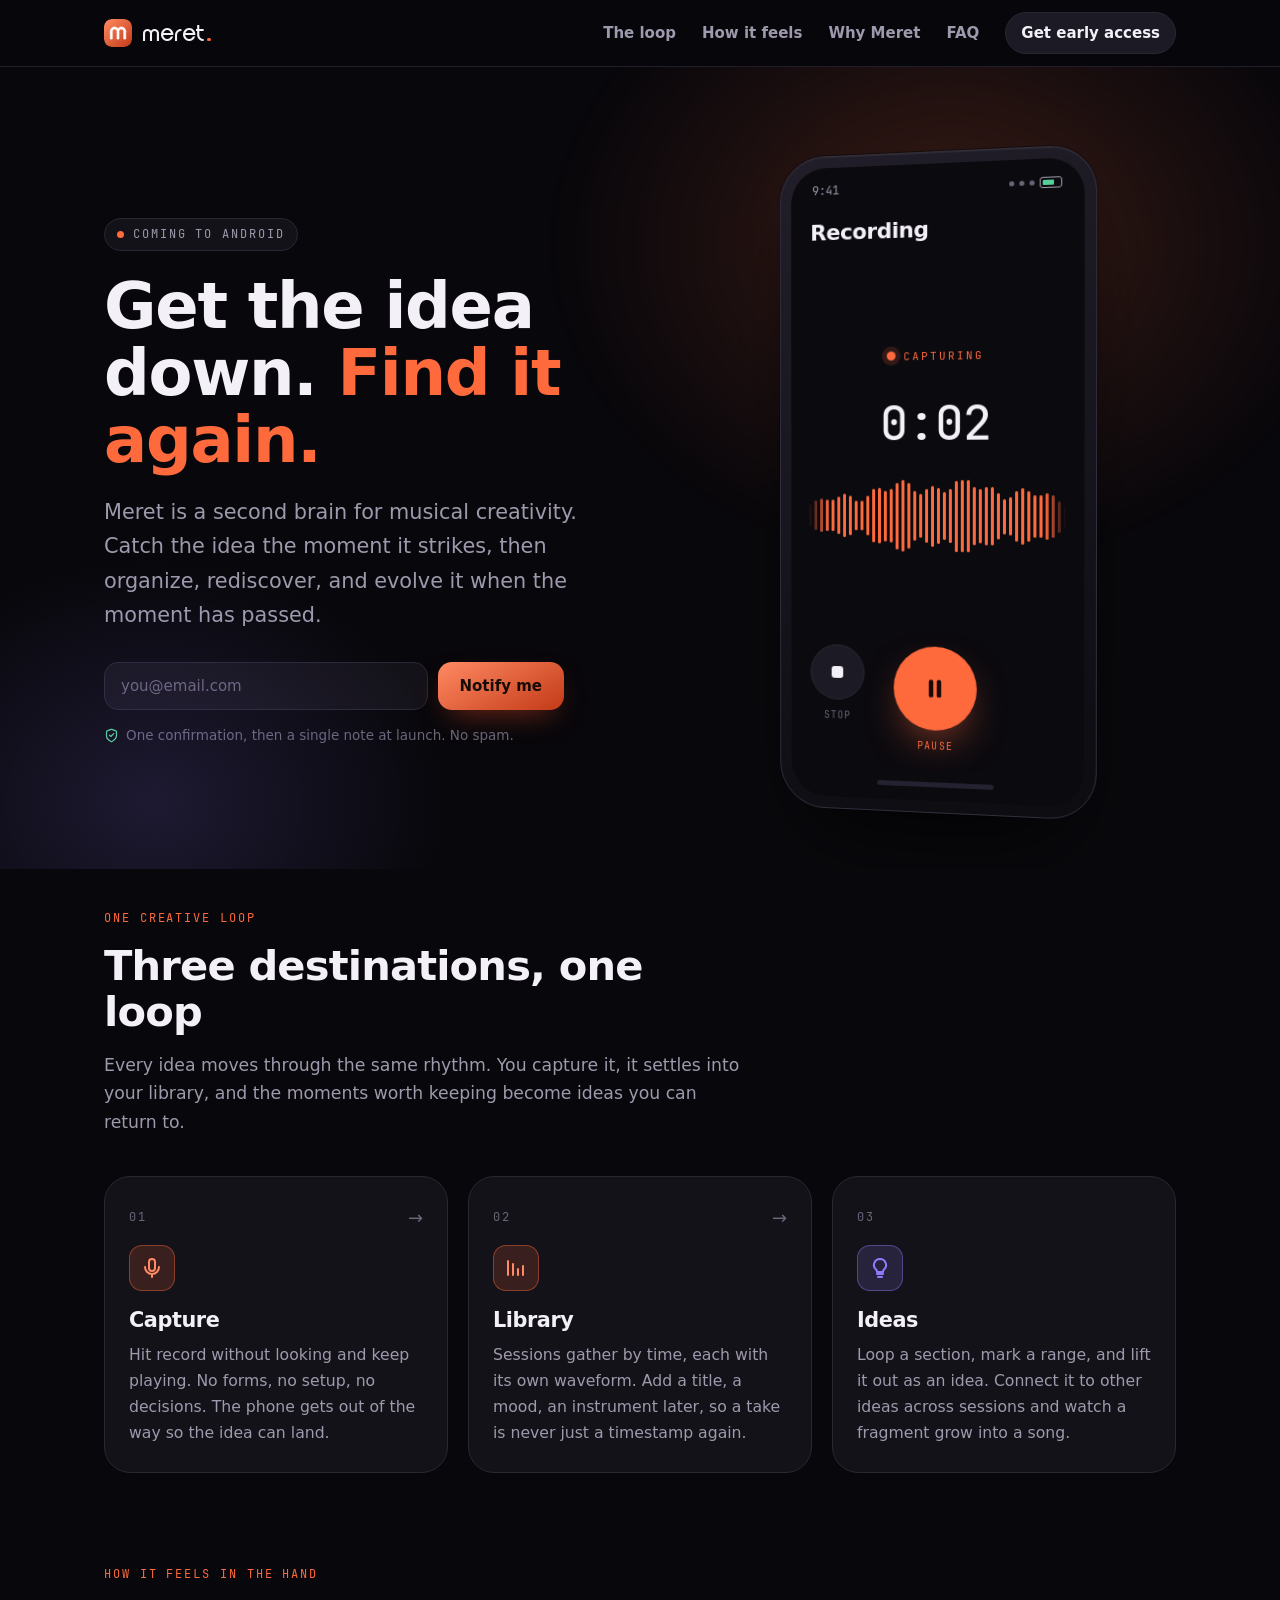
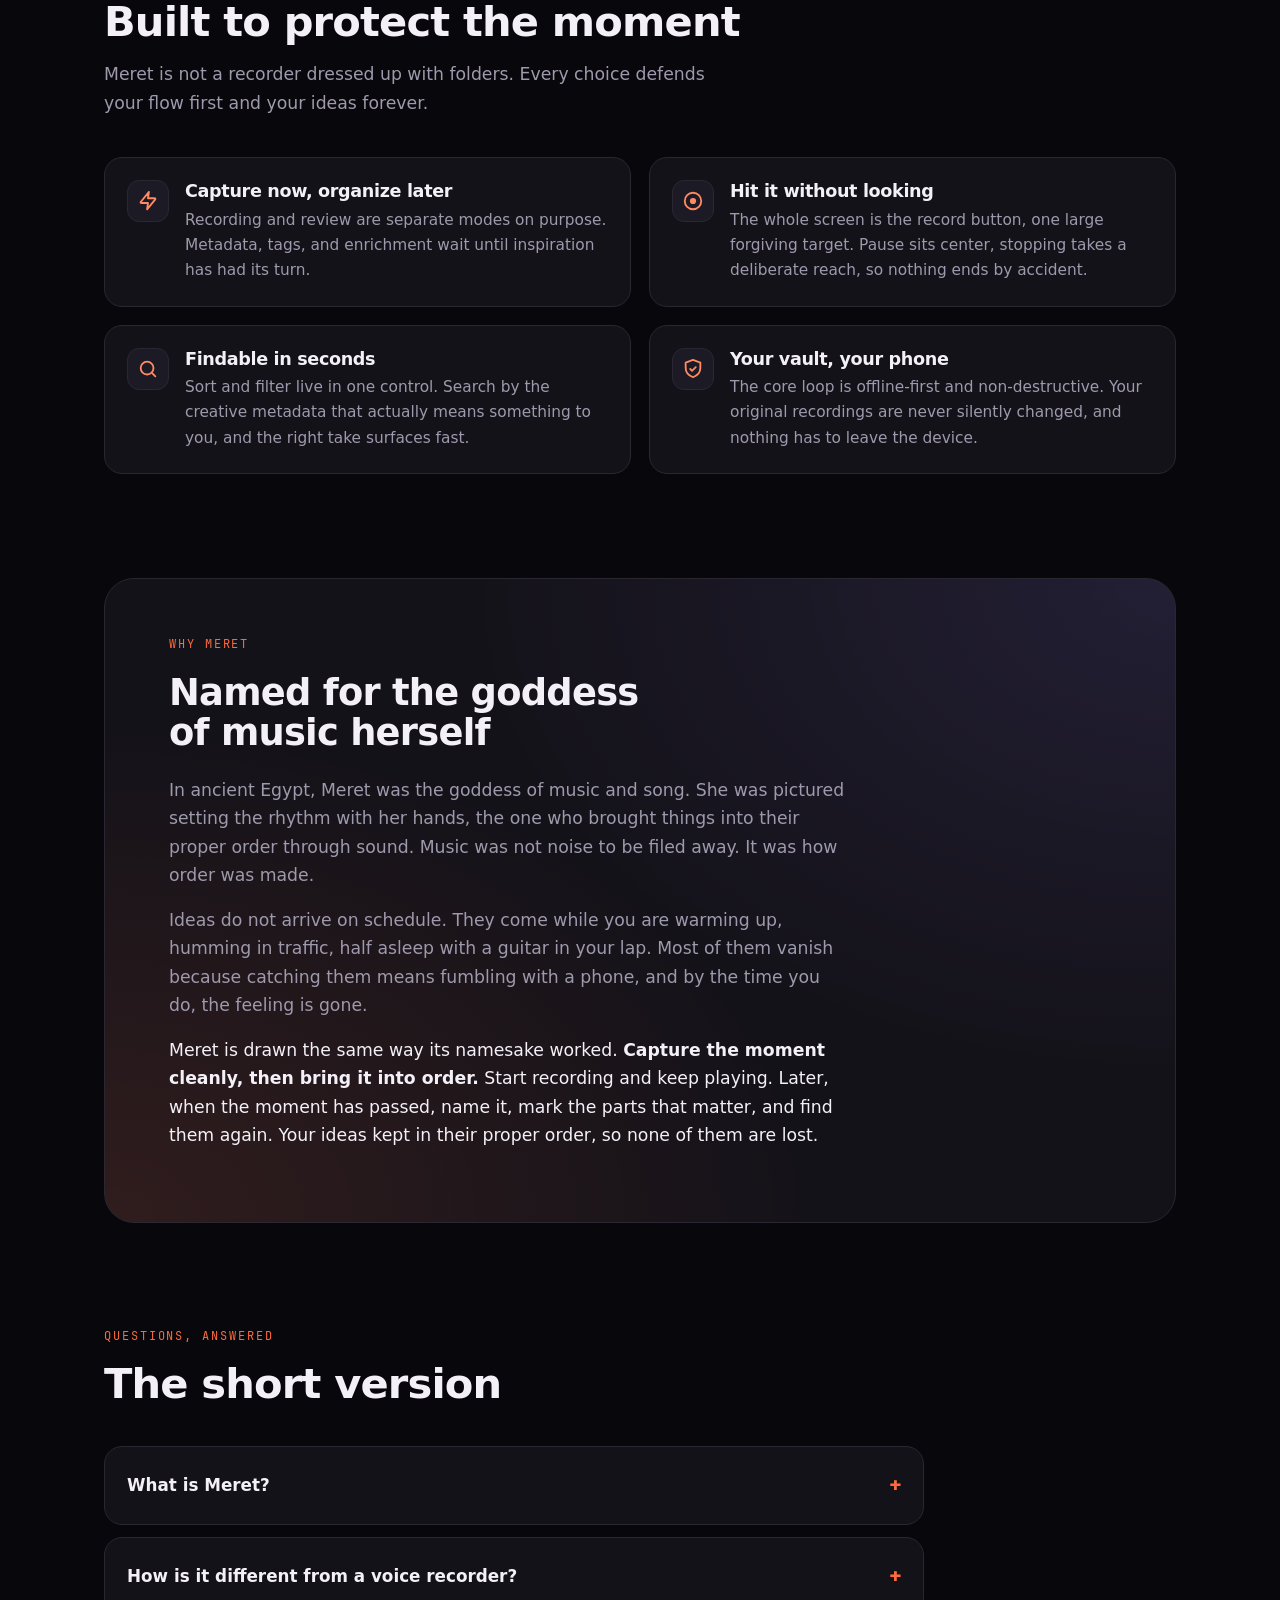
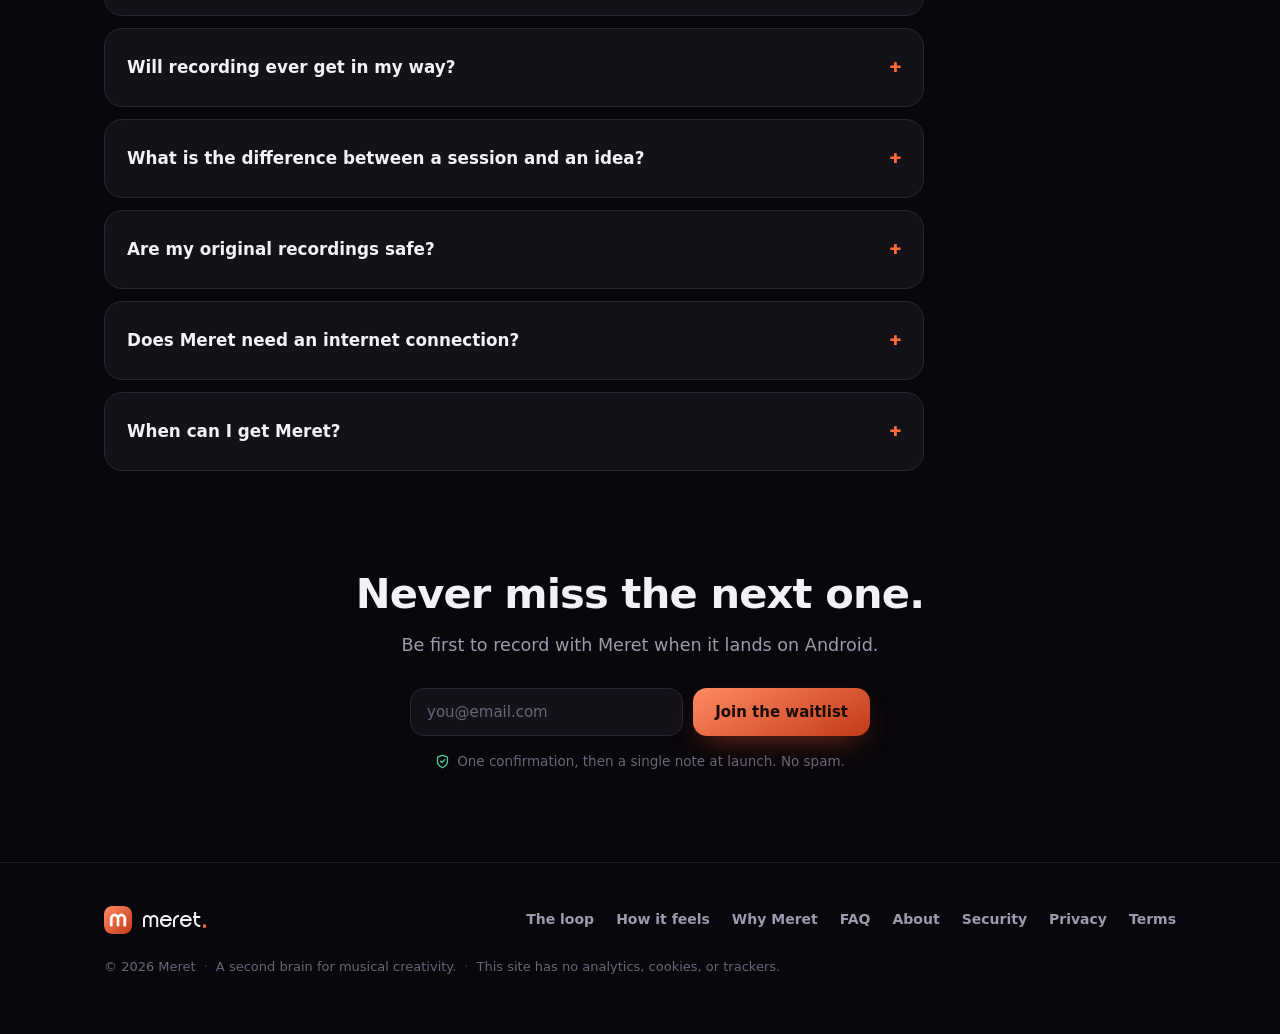
<file: index.html>
<!DOCTYPE html>
<html lang="en">
<head>
  <meta charset="utf-8">
  <meta name="viewport" content="width=device-width, initial-scale=1">
  <title>Meret - A second brain for musical creativity</title>
  <meta name="description" content="Meret is a creative vault for musicians. Capture a musical idea the moment it strikes, then organize, rediscover, and evolve it later. Recording comes first, everything stays on your phone.">
  <link rel="canonical" href="https://meret.app/">

  <meta name="author" content="Tarek Raafat">
  <meta name="robots" content="index, follow, max-image-preview:large, max-snippet:-1">
  <meta name="theme-color" content="#08070B">
  <meta name="application-name" content="Meret">
  <meta name="apple-mobile-web-app-title" content="Meret">

  <link rel="icon" type="image/svg+xml" href="/assets/favicon.svg">
  <link rel="apple-touch-icon" href="/assets/favicon.svg">
  <link rel="manifest" href="/site.webmanifest">

  <meta property="og:type" content="website">
  <meta property="og:site_name" content="Meret">
  <meta property="og:locale" content="en_US">
  <meta property="og:title" content="Meret - A second brain for musical creativity">
  <meta property="og:description" content="Capture a musical idea the moment it strikes, then organize, rediscover, and evolve it later. Recording comes first, everything stays on your phone.">
  <meta property="og:url" content="https://meret.app/">
  <meta property="og:image" content="https://meret.app/assets/og-image.png">
  <meta property="og:image:type" content="image/png">
  <meta property="og:image:width" content="1200">
  <meta property="og:image:height" content="630">
  <meta property="og:image:alt" content="Meret - a second brain for musical creativity">

  <meta name="twitter:card" content="summary_large_image">
  <meta name="twitter:title" content="Meret - A second brain for musical creativity">
  <meta name="twitter:description" content="Capture a musical idea the moment it strikes, then organize, rediscover, and evolve it later. Everything stays on your phone.">
  <meta name="twitter:image" content="https://meret.app/assets/og-image.png">

  <link rel="preload" as="font" type="font/ttf" href="/assets/duma-bold.ttf" crossorigin>
  <link rel="preload" as="font" type="font/ttf" href="/assets/jetbrains-mono-medium.ttf" crossorigin>
  <link rel="stylesheet" href="/assets/styles.css">

  <script type="application/ld+json">
  {
    "@context": "https://schema.org",
    "@graph": [
      {
        "@type": "Organization",
        "@id": "https://meret.app/#organization",
        "name": "Meret",
        "url": "https://meret.app/",
        "logo": "https://meret.app/assets/favicon.svg",
        "founder": { "@type": "Person", "name": "Tarek Raafat" },
        "description": "Meret is a second brain for musical creativity, an Android app that helps musicians capture, organize, rediscover, and evolve their musical ideas."
      },
      {
        "@type": "WebSite",
        "@id": "https://meret.app/#website",
        "url": "https://meret.app/",
        "name": "Meret",
        "publisher": { "@id": "https://meret.app/#organization" },
        "inLanguage": "en-US"
      },
      {
        "@type": "MobileApplication",
        "@id": "https://meret.app/#app",
        "name": "Meret",
        "operatingSystem": "Android",
        "applicationCategory": "MultimediaApplication",
        "url": "https://meret.app/",
        "publisher": { "@id": "https://meret.app/#organization" },
        "isAccessibleForFree": true,
        "offers": {
          "@type": "Offer",
          "price": "0",
          "priceCurrency": "USD",
          "availability": "https://schema.org/PreOrder"
        },
        "description": "A creative vault for musicians. Start recording with almost no friction and keep playing, then organize, search, and rediscover your ideas later. Original recordings are preserved, and everything stays on your phone.",
        "featureList": [
          "Friction-free recording that lets you ignore the phone and keep playing",
          "A separate review mode for organizing after capture",
          "Sessions and musical ideas as distinct, connected concepts",
          "Mark a moment inside a long session and save it as an idea",
          "Search and rediscover ideas by meaningful creative metadata",
          "Non-destructive handling that preserves your original recordings",
          "Offline-first: capture, save, playback, and search work with no connection"
        ]
      },
      {
        "@type": "FAQPage",
        "@id": "https://meret.app/#faq",
        "mainEntity": [
          {
            "@type": "Question",
            "name": "What is Meret?",
            "acceptedAnswer": { "@type": "Answer", "text": "Meret is a second brain for musical creativity. It is a creative vault for capturing, organizing, rediscovering, and evolving musical ideas. The goal is to turn a fleeting moment of inspiration into a durable idea you can still find and use months or years later." }
          },
          {
            "@type": "Question",
            "name": "How is Meret different from a voice recorder?",
            "acceptedAnswer": { "@type": "Answer", "text": "A recorder gives you a pile of files named by timestamp. Meret keeps the idea, not just the audio. Recording stays effortless, and then a separate review mode lets you name, tag, mark ideas inside a session, and connect related ideas, so nothing gets lost in a folder." }
          },
          {
            "@type": "Question",
            "name": "Will recording ever get in my way?",
            "acceptedAnswer": { "@type": "Answer", "text": "No. Protecting creative flow is the first principle. There are no mandatory forms, prompts, or tagging on the recording path. You start recording and then ignore the phone. Organizing happens later, on your terms." }
          },
          {
            "@type": "Question",
            "name": "What is the difference between a session and an idea?",
            "acceptedAnswer": { "@type": "Answer", "text": "A session is a single recording, like one hour of improvising. An idea is a moment worth keeping. One session can hold many ideas, and an idea can point at a whole session or a range of seconds inside it. Meret keeps them as distinct, connected things instead of collapsing both into one file." }
          },
          {
            "@type": "Question",
            "name": "Are my original recordings safe?",
            "acceptedAnswer": { "@type": "Answer", "text": "Yes. Your source recordings are treated as irreplaceable creative assets. Meret is non-destructive by design: it never silently trims, overwrites, or deletes an original. Edits and exports create new derived files and leave the source untouched." }
          },
          {
            "@type": "Question",
            "name": "Does Meret need an internet connection?",
            "acceptedAnswer": { "@type": "Answer", "text": "No. The core loop is offline-first. Capture, save, playback, review, and local search all work with no connection, so nothing sits between inspiration and a safely saved recording." }
          },
          {
            "@type": "Question",
            "name": "When can I get Meret?",
            "acceptedAnswer": { "@type": "Answer", "text": "Meret is in active development for Android. Join the waitlist and you will be the first to know when it is ready to install." }
          }
        ]
      }
    ]
  }
  </script>
</head>
<body>
  <header class="site-header">
    <div class="wrap">
      <a class="brand" href="/" aria-label="Meret home">
        <img src="/assets/mark.svg" alt="" width="28" height="28">
        <span class="wordmark">meret<span class="dot" aria-hidden="true"></span></span>
      </a>
      <nav>
        <a href="#loop">The loop</a>
        <a href="#feel">How it feels</a>
        <a href="#story">Why Meret</a>
        <a href="#faq">FAQ</a>
        <a class="nav-cta" href="#waitlist">Get early access</a>
      </nav>
    </div>
  </header>

  <main>
    <!-- Hero -->
    <section class="hero">
      <div class="wrap">
        <div class="intro">
          <span class="eyebrow"><span class="live" aria-hidden="true"></span> Coming to Android</span>
          <h1>Get the idea down. <span class="em">Find it again.</span></h1>
          <p class="lede">Meret is a second brain for musical creativity. Catch the idea the moment it strikes, then organize, rediscover, and evolve it when the moment has passed.</p>

          <form class="cta" id="waitlist" action="https://buttondown.com/api/emails/embed-subscribe/meret" method="post" target="bd-sink">
            <div class="waitlist">
              <label class="visually-hidden" for="email">Email address</label>
              <input id="email" name="email" type="email" inputmode="email" autocomplete="email" placeholder="you@email.com" required>
              <input type="hidden" name="embed" value="1">
              <button class="btn" type="submit">Notify me</button>
            </div>
            <p class="note">
              <svg viewBox="0 0 24 24" fill="none" aria-hidden="true"><path d="M9 11.5L11 13.5L15.5 9M20 12c0 4.9-5.35 8.48-7.3 9.61-.22.13-.33.19-.49.23-.12.03-.3.03-.42 0-.16-.04-.27-.1-.49-.23C8.85 20.48 4 16.9 4 12V7.22c0-.8 0-1.2.13-1.54.11-.31.3-.58.54-.8.28-.24.65-.38 1.4-.66l5.36-2.01c.21-.08.31-.12.42-.13.09-.02.19-.02.28 0 .1.01.21.05.42.13l5.36 2.01c.75.28 1.12.42 1.4.66.24.22.43.49.54.8.13.34.13.74.13 1.54V12Z" stroke="currentColor" stroke-width="2" stroke-linecap="round" stroke-linejoin="round"/></svg>
              One confirmation, then a single note at launch. No spam.
            </p>
            <p class="form-done" id="done" role="status">
              <svg viewBox="0 0 24 24" fill="none" aria-hidden="true"><path d="M20 6 9 17l-5-5" stroke="currentColor" stroke-width="2.4" stroke-linecap="round" stroke-linejoin="round"/></svg>
              Almost there. Check your email to confirm your spot.
            </p>
          </form>
        </div>

        <!-- Artistic mock of the Capture screen, built from the app's own tokens -->
        <div class="stage" aria-hidden="true">
          <div class="device">
            <div class="screen">
              <div class="statusbar">
                <span>9:41</span>
                <span class="dots"><i></i><i></i><i></i><span class="bat"></span></span>
              </div>
              <div class="app">
                <div class="appbar"><span class="title">Recording</span></div>
                <div class="body">
                  <div class="rec-live">
                    <div class="rec-top">
                      <span class="rec-dot"><b></b> <span class="rec-status">Capturing</span></span>
                      <span class="rec-timer">0:00</span>
                      <div class="rec-wave">
                        <div class="rec-wave-track">
                        <!-- copy 1 -->
                        <i style="height:29.8%"></i><i style="height:42.2%"></i><i style="height:46.7%"></i><i style="height:43.7%"></i><i style="height:44.0%"></i><i style="height:52.8%"></i><i style="height:60.3%"></i><i style="height:54.9%"></i><i style="height:42.4%"></i><i style="height:40.9%"></i>
                        <i style="height:56.6%"></i><i style="height:74.0%"></i><i style="height:76.7%"></i><i style="height:70.7%"></i><i style="height:75.3%"></i><i style="height:93.2%"></i><i style="height:100%"></i><i style="height:91.7%"></i><i style="height:69.1%"></i><i style="height:61.8%"></i>
                        <i style="height:74.1%"></i><i style="height:84.6%"></i><i style="height:78.0%"></i><i style="height:67.4%"></i><i style="height:75.1%"></i><i style="height:98.8%"></i><i style="height:100%"></i><i style="height:100%"></i><i style="height:80.7%"></i><i style="height:74.3%"></i>
                        <i style="height:81.6%"></i><i style="height:81.5%"></i><i style="height:65.0%"></i><i style="height:48.8%"></i><i style="height:52.1%"></i><i style="height:69.3%"></i><i style="height:78.5%"></i><i style="height:70.6%"></i><i style="height:59.0%"></i><i style="height:58.1%"></i>
                        <i style="height:62.9%"></i><i style="height:58.7%"></i><i style="height:43.1%"></i><i style="height:29.1%"></i><i style="height:26.8%"></i><i style="height:31.2%"></i>
                        <!-- copy 2 (identical, for a seamless loop) -->
                        <i style="height:29.8%"></i><i style="height:42.2%"></i><i style="height:46.7%"></i><i style="height:43.7%"></i><i style="height:44.0%"></i><i style="height:52.8%"></i><i style="height:60.3%"></i><i style="height:54.9%"></i><i style="height:42.4%"></i><i style="height:40.9%"></i>
                        <i style="height:56.6%"></i><i style="height:74.0%"></i><i style="height:76.7%"></i><i style="height:70.7%"></i><i style="height:75.3%"></i><i style="height:93.2%"></i><i style="height:100%"></i><i style="height:91.7%"></i><i style="height:69.1%"></i><i style="height:61.8%"></i>
                        <i style="height:74.1%"></i><i style="height:84.6%"></i><i style="height:78.0%"></i><i style="height:67.4%"></i><i style="height:75.1%"></i><i style="height:98.8%"></i><i style="height:100%"></i><i style="height:100%"></i><i style="height:80.7%"></i><i style="height:74.3%"></i>
                        <i style="height:81.6%"></i><i style="height:81.5%"></i><i style="height:65.0%"></i><i style="height:48.8%"></i><i style="height:52.1%"></i><i style="height:69.3%"></i><i style="height:78.5%"></i><i style="height:70.6%"></i><i style="height:59.0%"></i><i style="height:58.1%"></i>
                        <i style="height:62.9%"></i><i style="height:58.7%"></i><i style="height:43.1%"></i><i style="height:29.1%"></i><i style="height:26.8%"></i><i style="height:31.2%"></i>
                        </div>
                      </div>
                    </div>
                    <div class="rec-controls">
                      <div class="rcwrap">
                        <div class="rc"><svg viewBox="0 0 24 24"><rect x="6" y="6" width="12" height="12" rx="3" fill="currentColor"/></svg></div>
                        <span>Stop</span>
                      </div>
                      <div class="rcwrap center">
                        <div class="rc big"><svg viewBox="0 0 24 24"><rect x="7" y="5" width="3.6" height="14" rx="1.3" fill="currentColor"/><rect x="13.4" y="5" width="3.6" height="14" rx="1.3" fill="currentColor"/></svg></div>
                        <span>Pause</span>
                      </div>
                      <div class="rcwrap" style="visibility:hidden">
                        <div class="rc"></div>
                        <span>Flag</span>
                      </div>
                    </div>
                  </div>
                </div>
                <div class="home-indicator"></div>
              </div>
            </div>
          </div>
        </div>
      </div>
    </section>

    <!-- The creative loop -->
    <section class="loop" id="loop">
      <div class="wrap">
        <div class="section-head">
          <span class="kicker">One creative loop</span>
          <h2>Three destinations, one loop</h2>
          <p>Every idea moves through the same rhythm. You capture it, it settles into your library, and the moments worth keeping become ideas you can return to.</p>
        </div>
        <div class="loop-grid">
          <article class="dest capture">
            <span class="arrow" aria-hidden="true">&rarr;</span>
            <span class="num">01</span>
            <div class="ic" aria-hidden="true">
              <svg viewBox="0 0 24 24" fill="none"><path d="M12 15a3 3 0 0 0 3-3V6a3 3 0 1 0-6 0v6a3 3 0 0 0 3 3Z" stroke="currentColor" stroke-width="2" stroke-linecap="round" stroke-linejoin="round"/><path d="M19 11a7 7 0 0 1-14 0M12 18v3" stroke="currentColor" stroke-width="2" stroke-linecap="round" stroke-linejoin="round"/></svg>
            </div>
            <h3>Capture</h3>
            <p>Hit record without looking and keep playing. No forms, no setup, no decisions. The phone gets out of the way so the idea can land.</p>
          </article>
          <article class="dest library">
            <span class="arrow" aria-hidden="true">&rarr;</span>
            <span class="num">02</span>
            <div class="ic" aria-hidden="true">
              <svg viewBox="0 0 24 24" fill="none"><path d="M4 19V5M9 19V8M14 19v-6M19 19V10" stroke="currentColor" stroke-width="2" stroke-linecap="round" stroke-linejoin="round"/></svg>
            </div>
            <h3>Library</h3>
            <p>Sessions gather by time, each with its own waveform. Add a title, a mood, an instrument later, so a take is never just a timestamp again.</p>
          </article>
          <article class="dest idea">
            <span class="num">03</span>
            <div class="ic" aria-hidden="true">
              <svg viewBox="0 0 24 24" fill="none"><path d="M9 18h6M10 21h4M12 3a6 6 0 0 0-4 10.5c.7.7 1 1.1 1 2V16h6v-.5c0-.9.3-1.3 1-2A6 6 0 0 0 12 3Z" stroke="currentColor" stroke-width="2" stroke-linecap="round" stroke-linejoin="round"/></svg>
            </div>
            <h3>Ideas</h3>
            <p>Loop a section, mark a range, and lift it out as an idea. Connect it to other ideas across sessions and watch a fragment grow into a song.</p>
          </article>
        </div>
      </div>
    </section>

    <!-- How it feels -->
    <section class="feel" id="feel">
      <div class="wrap">
        <div class="section-head">
          <span class="kicker">How it feels in the hand</span>
          <h2>Built to protect the moment</h2>
          <p>Meret is not a recorder dressed up with folders. Every choice defends your flow first and your ideas forever.</p>
        </div>
        <div class="feel-grid">
          <div class="feature">
            <div class="fi" aria-hidden="true"><svg viewBox="0 0 24 24" fill="none"><path d="M13 2 4.5 12.5c-.4.5-.6.7-.6 1 0 .2.1.4.3.5.2.2.5.2 1 .2H12l-1 7 8.5-10.5c.4-.5.6-.7.6-1 0-.2-.1-.4-.3-.5-.2-.2-.5-.2-1-.2H12l1-7Z" stroke="currentColor" stroke-width="2" stroke-linecap="round" stroke-linejoin="round"/></svg></div>
            <div>
              <h3>Capture now, organize later</h3>
              <p>Recording and review are separate modes on purpose. Metadata, tags, and enrichment wait until inspiration has had its turn.</p>
            </div>
          </div>
          <div class="feature">
            <div class="fi" aria-hidden="true"><svg viewBox="0 0 24 24" fill="none"><circle cx="12" cy="12" r="9" stroke="currentColor" stroke-width="2"/><circle cx="12" cy="12" r="3.4" fill="currentColor"/></svg></div>
            <div>
              <h3>Hit it without looking</h3>
              <p>The whole screen is the record button, one large forgiving target. Pause sits center, stopping takes a deliberate reach, so nothing ends by accident.</p>
            </div>
          </div>
          <div class="feature">
            <div class="fi" aria-hidden="true"><svg viewBox="0 0 24 24" fill="none"><circle cx="11" cy="11" r="7" stroke="currentColor" stroke-width="2"/><path d="m20 20-3.2-3.2" stroke="currentColor" stroke-width="2" stroke-linecap="round"/></svg></div>
            <div>
              <h3>Findable in seconds</h3>
              <p>Sort and filter live in one control. Search by the creative metadata that actually means something to you, and the right take surfaces fast.</p>
            </div>
          </div>
          <div class="feature">
            <div class="fi" aria-hidden="true"><svg viewBox="0 0 24 24" fill="none"><path d="M12 2 4 5v6c0 5 3.4 8.3 8 10 4.6-1.7 8-5 8-10V5l-8-3Z" stroke="currentColor" stroke-width="2" stroke-linejoin="round"/><path d="m9 12 2 2 4-4" stroke="currentColor" stroke-width="2" stroke-linecap="round" stroke-linejoin="round"/></svg></div>
            <div>
              <h3>Your vault, your phone</h3>
              <p>The core loop is offline-first and non-destructive. Your original recordings are never silently changed, and nothing has to leave the device.</p>
            </div>
          </div>
        </div>
      </div>
    </section>

    <!-- Why Meret -->
    <section class="story" id="story">
      <div class="wrap">
        <div class="band">
          <span class="kicker">Why Meret</span>
          <h2>Named for the goddess of music herself</h2>
          <p>In ancient Egypt, Meret was the goddess of music and song. She was pictured setting the rhythm with her hands, the one who brought things into their proper order through sound. Music was not noise to be filed away. It was how order was made.</p>
          <p>Ideas do not arrive on schedule. They come while you are warming up, humming in traffic, half asleep with a guitar in your lap. Most of them vanish because catching them means fumbling with a phone, and by the time you do, the feeling is gone.</p>
          <p class="close">Meret is drawn the same way its namesake worked. <strong>Capture the moment cleanly, then bring it into order.</strong> Start recording and keep playing. Later, when the moment has passed, name it, mark the parts that matter, and find them again. Your ideas kept in their proper order, so none of them are lost.</p>
        </div>
      </div>
    </section>

    <!-- FAQ -->
    <section class="faq" id="faq">
      <div class="wrap">
        <div class="section-head">
          <span class="kicker">Questions, answered</span>
          <h2>The short version</h2>
        </div>
        <div class="faq-list">
          <details class="faq-item">
            <summary>What is Meret?</summary>
            <p>Meret is a second brain for musical creativity, a creative vault for capturing, organizing, rediscovering, and evolving musical ideas. The goal is to turn a fleeting moment of inspiration into a durable idea you can still find and use months or years later.</p>
          </details>
          <details class="faq-item">
            <summary>How is it different from a voice recorder?</summary>
            <p>A recorder gives you a pile of files named by timestamp. Meret keeps the idea, not just the audio. Recording stays effortless, and then a separate review mode lets you name, tag, mark ideas inside a session, and connect related ideas, so nothing gets lost in a folder.</p>
          </details>
          <details class="faq-item">
            <summary>Will recording ever get in my way?</summary>
            <p>No. Protecting creative flow is the first principle. There are no mandatory forms, prompts, or tagging on the recording path. You start recording and then ignore the phone. Organizing happens later, on your terms.</p>
          </details>
          <details class="faq-item">
            <summary>What is the difference between a session and an idea?</summary>
            <p>A session is a single recording, like one hour of improvising. An idea is a moment worth keeping. One session can hold many ideas, and an idea can point at a whole session or a range of seconds inside it. Meret keeps them as distinct, connected things instead of collapsing both into one file.</p>
          </details>
          <details class="faq-item">
            <summary>Are my original recordings safe?</summary>
            <p>Yes. Your source recordings are treated as irreplaceable creative assets. Meret is non-destructive by design: it never silently trims, overwrites, or deletes an original. Edits and exports create new derived files and leave the source untouched.</p>
          </details>
          <details class="faq-item">
            <summary>Does Meret need an internet connection?</summary>
            <p>No. The core loop is offline-first. Capture, save, playback, review, and local search all work with no connection, so nothing sits between inspiration and a safely saved recording.</p>
          </details>
          <details class="faq-item">
            <summary>When can I get Meret?</summary>
            <p>Meret is in active development for Android. Join the waitlist below and you will be the first to know when it is ready to install.</p>
          </details>
        </div>
      </div>
    </section>

    <!-- Closing -->
    <section class="closing">
      <div class="wrap">
        <h2>Never miss the next one.</h2>
        <p>Be first to record with Meret when it lands on Android.</p>
        <form class="cta" action="https://buttondown.com/api/emails/embed-subscribe/meret" method="post" target="bd-sink">
          <div class="waitlist">
            <label class="visually-hidden" for="email2">Email address</label>
            <input id="email2" name="email" type="email" inputmode="email" autocomplete="email" placeholder="you@email.com" required>
            <input type="hidden" name="embed" value="1">
            <button class="btn" type="submit">Join the waitlist</button>
          </div>
          <p class="note note-center">
            <svg viewBox="0 0 24 24" fill="none" aria-hidden="true"><path d="M9 11.5L11 13.5L15.5 9M20 12c0 4.9-5.35 8.48-7.3 9.61-.22.13-.33.19-.49.23-.12.03-.3.03-.42 0-.16-.04-.27-.1-.49-.23C8.85 20.48 4 16.9 4 12V7.22c0-.8 0-1.2.13-1.54.11-.31.3-.58.54-.8.28-.24.65-.38 1.4-.66l5.36-2.01c.21-.08.31-.12.42-.13.09-.02.19-.02.28 0 .1.01.21.05.42.13l5.36 2.01c.75.28 1.12.42 1.4.66.24.22.43.49.54.8.13.34.13.74.13 1.54V12Z" stroke="currentColor" stroke-width="2" stroke-linecap="round" stroke-linejoin="round"/></svg>
            One confirmation, then a single note at launch. No spam.
          </p>
          <p class="form-done" role="status">
            <svg viewBox="0 0 24 24" fill="none" aria-hidden="true"><path d="M20 6 9 17l-5-5" stroke="currentColor" stroke-width="2.4" stroke-linecap="round" stroke-linejoin="round"/></svg>
            Almost there. Check your email to confirm your spot.
          </p>
        </form>
      </div>
    </section>
  </main>

  <footer class="site-footer">
    <div class="wrap">
      <div class="foot-top">
        <a class="brand" href="/" aria-label="Meret home">
          <img src="/assets/mark.svg" alt="" width="26" height="26">
          <span class="wordmark">meret<span class="dot" aria-hidden="true"></span></span>
        </a>
        <nav class="foot-links">
          <a href="#loop">The loop</a>
          <a href="#feel">How it feels</a>
          <a href="#story">Why Meret</a>
          <a href="#faq">FAQ</a>
          <a href="/about/">About</a>
          <a href="/security/">Security</a>
          <a href="/privacy/">Privacy</a>
          <a href="/terms/">Terms</a>
        </nav>
      </div>
      <p class="fine">
        <span>&copy; 2026 Meret</span>
        <span class="sep">&middot;</span>
        <span>A second brain for musical creativity.</span>
        <span class="sep">&middot;</span>
        <span>This site has no analytics, cookies, or trackers.</span>
      </p>
    </div>
  </footer>

  <!-- Hidden sink for the waitlist form submissions. Both forms target this iframe, so the
       native POST to Buttondown happens without ever leaving the page. -->
  <iframe name="bd-sink" title="Waitlist subscription" aria-hidden="true" tabindex="-1"
          style="position:absolute; width:0; height:0; border:0; overflow:hidden; left:-9999px"></iframe>

  <script src="/assets/site.js" defer></script>
</body>
</html>
</file>
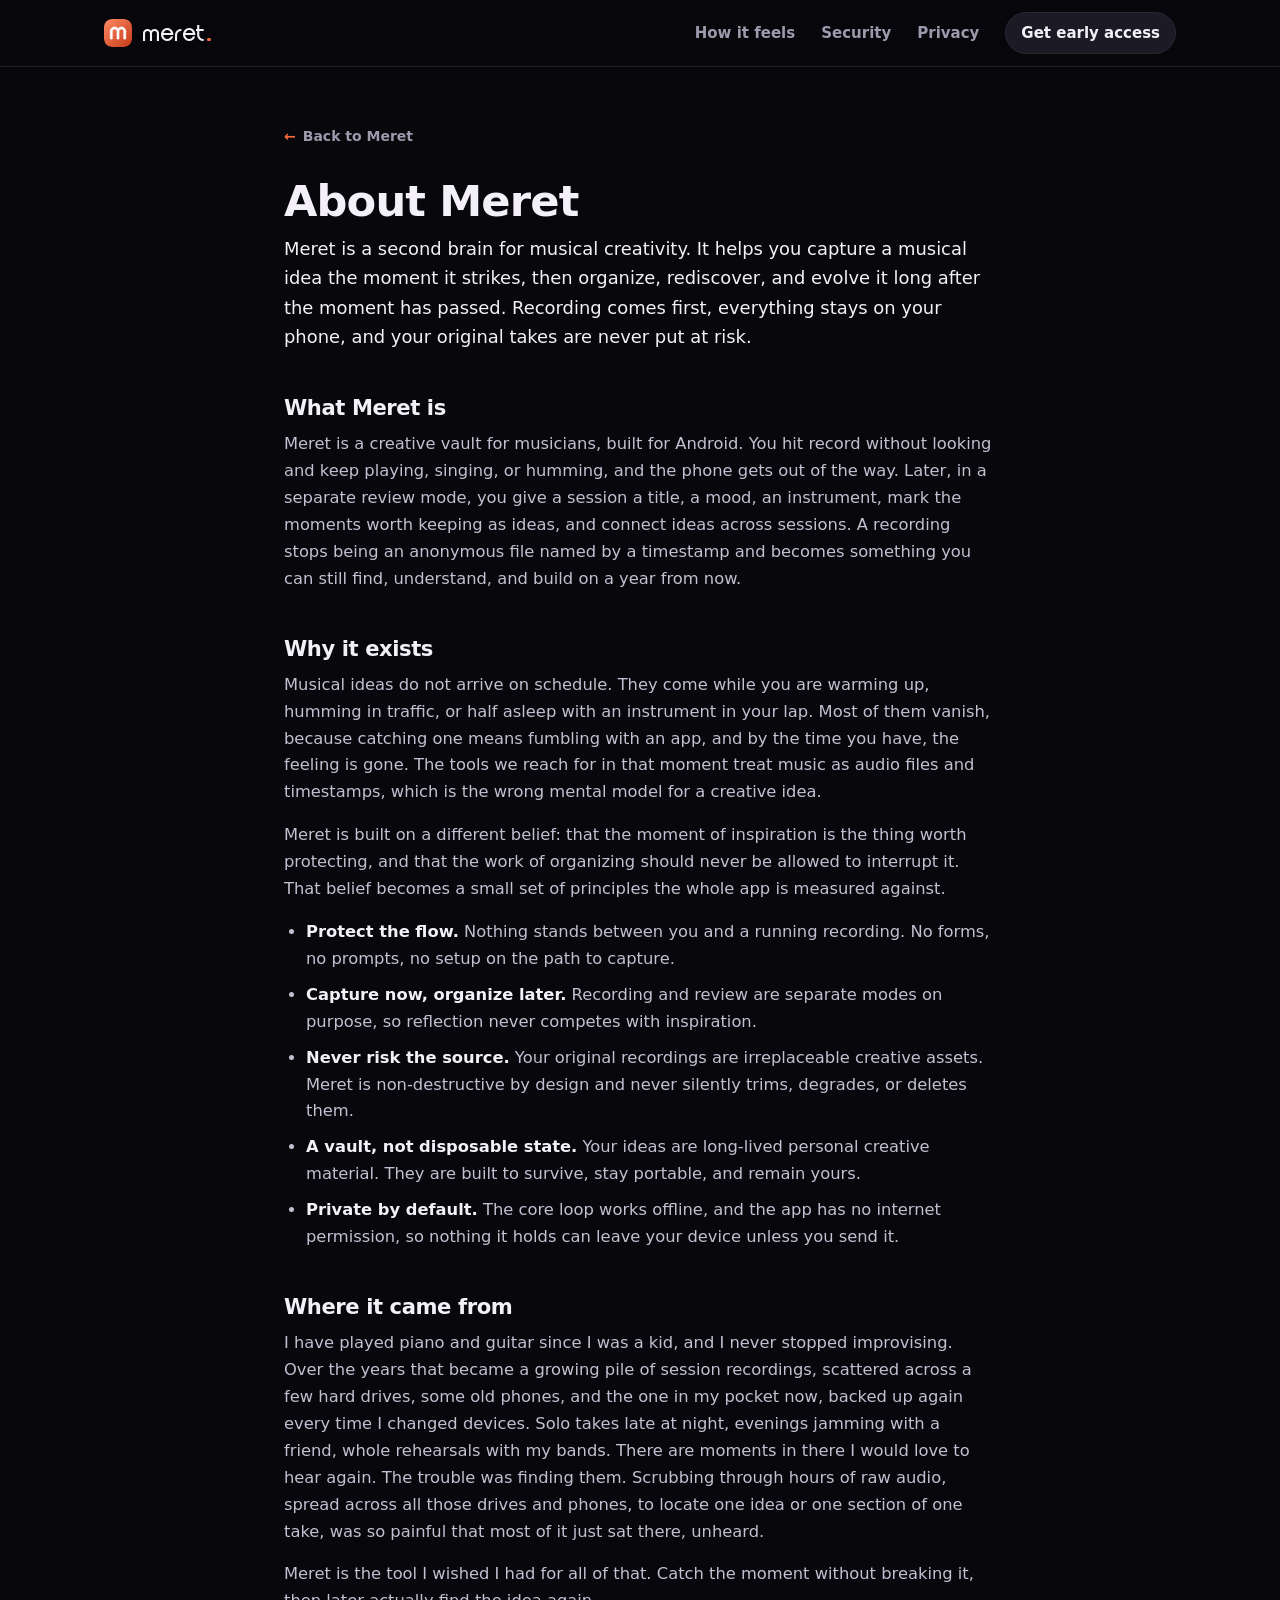
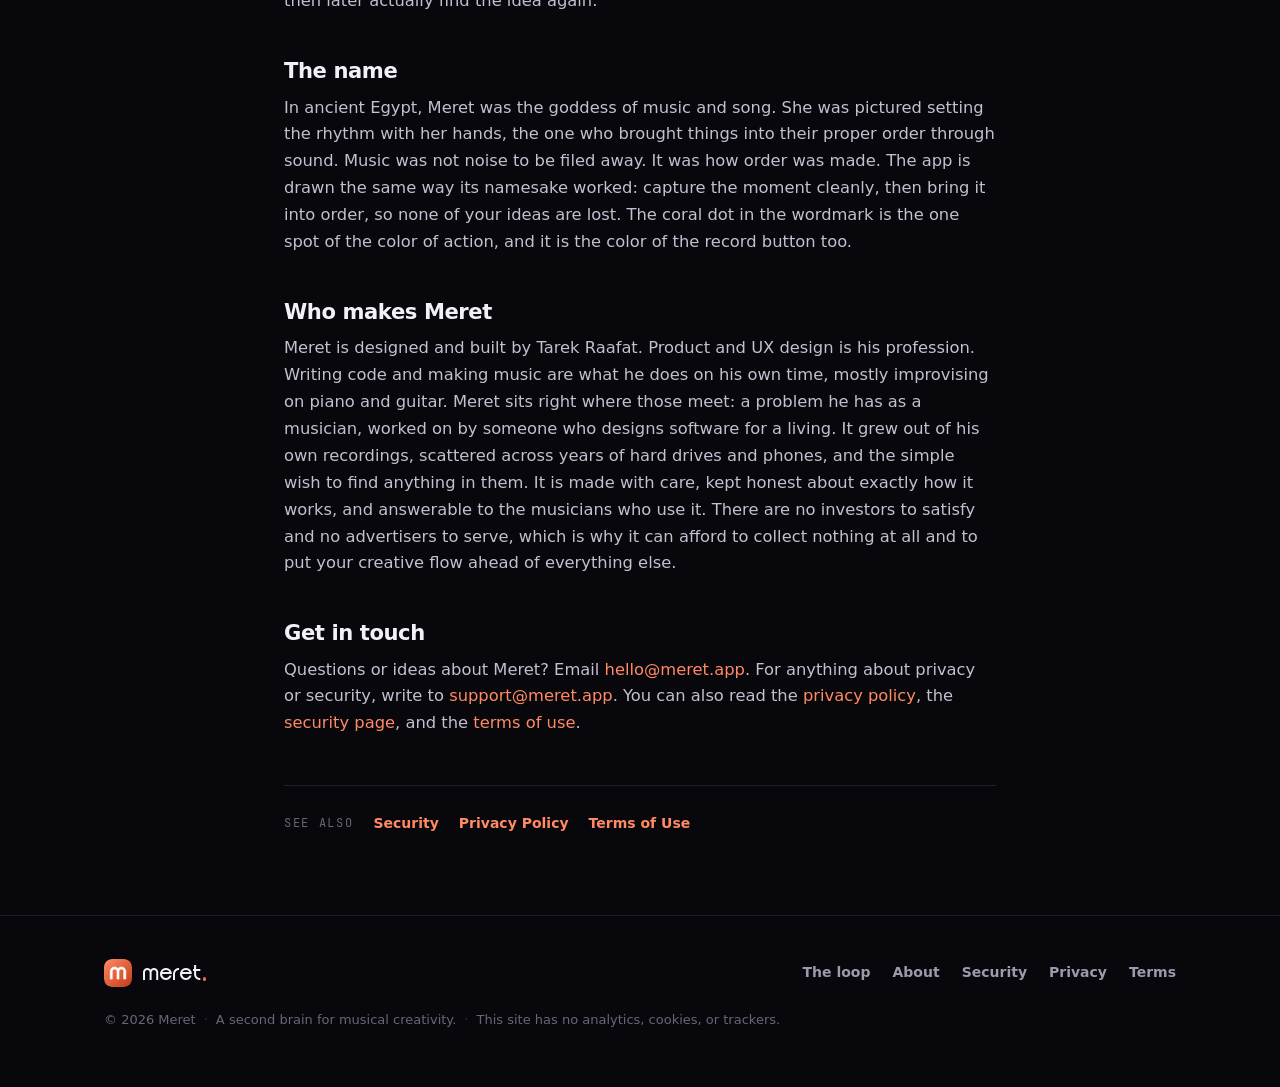
<file: about/index.html>
<!DOCTYPE html>
<html lang="en">
<head>
  <meta charset="utf-8">
  <meta name="viewport" content="width=device-width, initial-scale=1">
  <title>Meret - About</title>
  <meta name="description" content="Meret is a second brain for musical creativity: capture an idea the moment it strikes, then organize, rediscover, and evolve it. Why it exists, the name, and who makes it.">
  <link rel="canonical" href="https://meret.app/about/">

  <meta name="author" content="Tarek Raafat">
  <meta name="robots" content="index, follow, max-image-preview:large, max-snippet:-1">
  <meta name="theme-color" content="#08070B">
  <meta name="application-name" content="Meret">
  <meta name="apple-mobile-web-app-title" content="Meret">

  <link rel="icon" type="image/svg+xml" href="/assets/favicon.svg">
  <link rel="apple-touch-icon" href="/assets/favicon.svg">
  <link rel="manifest" href="/site.webmanifest">

  <meta property="og:type" content="article">
  <meta property="og:site_name" content="Meret">
  <meta property="og:locale" content="en_US">
  <meta property="og:title" content="Meret - About">
  <meta property="og:description" content="Why Meret exists, the name behind it, and who makes it. A second brain for musical creativity, built to protect the moment first.">
  <meta property="og:url" content="https://meret.app/about/">
  <meta property="og:image" content="https://meret.app/assets/og-image.png">
  <meta property="og:image:type" content="image/png">
  <meta property="og:image:width" content="1200">
  <meta property="og:image:height" content="630">
  <meta property="og:image:alt" content="Meret - a second brain for musical creativity">

  <meta name="twitter:card" content="summary_large_image">
  <meta name="twitter:title" content="Meret - About">
  <meta name="twitter:description" content="Why Meret exists, the name behind it, and who makes it. A second brain for musical creativity.">
  <meta name="twitter:image" content="https://meret.app/assets/og-image.png">

  <link rel="preload" as="font" type="font/ttf" href="/assets/duma-bold.ttf" crossorigin>
  <link rel="stylesheet" href="/assets/styles.css">

  <script type="application/ld+json">
  {
    "@context": "https://schema.org",
    "@graph": [
      {
        "@type": "AboutPage",
        "@id": "https://meret.app/about/#webpage",
        "url": "https://meret.app/about/",
        "name": "Meret - About",
        "isPartOf": { "@id": "https://meret.app/#website" },
        "about": { "@id": "https://meret.app/#app" },
        "inLanguage": "en-US",
        "description": "Why Meret exists, the name behind it, and who makes it. A second brain for musical creativity, built to protect the creative moment first."
      },
      {
        "@type": "BreadcrumbList",
        "@id": "https://meret.app/about/#breadcrumb",
        "itemListElement": [
          { "@type": "ListItem", "position": 1, "name": "Home", "item": "https://meret.app/" },
          { "@type": "ListItem", "position": 2, "name": "About", "item": "https://meret.app/about/" }
        ]
      }
    ]
  }
  </script>
</head>
<body>
  <header class="site-header">
    <div class="wrap">
      <a class="brand" href="/" aria-label="Meret home">
        <img src="/assets/mark.svg" alt="" width="28" height="28">
        <span class="wordmark">meret<span class="dot" aria-hidden="true"></span></span>
      </a>
      <nav>
        <a href="/#feel">How it feels</a>
        <a href="/security/">Security</a>
        <a href="/privacy/">Privacy</a>
        <a class="nav-cta" href="/#waitlist">Get early access</a>
      </nav>
    </div>
  </header>

  <main class="legal">
    <div class="wrap">
      <a class="back" href="/"><span class="arrow" aria-hidden="true">&larr;</span> Back to Meret</a>
      <h1>About Meret</h1>

      <p class="lede">Meret is a second brain for musical creativity. It helps you capture a musical idea the moment it strikes, then organize, rediscover, and evolve it long after the moment has passed. Recording comes first, everything stays on your phone, and your original takes are never put at risk.</p>

      <h2>What Meret is</h2>
      <p>Meret is a creative vault for musicians, built for Android. You hit record without looking and keep playing, singing, or humming, and the phone gets out of the way. Later, in a separate review mode, you give a session a title, a mood, an instrument, mark the moments worth keeping as ideas, and connect ideas across sessions. A recording stops being an anonymous file named by a timestamp and becomes something you can still find, understand, and build on a year from now.</p>

      <h2>Why it exists</h2>
      <p>Musical ideas do not arrive on schedule. They come while you are warming up, humming in traffic, or half asleep with an instrument in your lap. Most of them vanish, because catching one means fumbling with an app, and by the time you have, the feeling is gone. The tools we reach for in that moment treat music as audio files and timestamps, which is the wrong mental model for a creative idea.</p>
      <p>Meret is built on a different belief: that the moment of inspiration is the thing worth protecting, and that the work of organizing should never be allowed to interrupt it. That belief becomes a small set of principles the whole app is measured against.</p>
      <ul>
        <li><strong>Protect the flow.</strong> Nothing stands between you and a running recording. No forms, no prompts, no setup on the path to capture.</li>
        <li><strong>Capture now, organize later.</strong> Recording and review are separate modes on purpose, so reflection never competes with inspiration.</li>
        <li><strong>Never risk the source.</strong> Your original recordings are irreplaceable creative assets. Meret is non-destructive by design and never silently trims, degrades, or deletes them.</li>
        <li><strong>A vault, not disposable state.</strong> Your ideas are long-lived personal creative material. They are built to survive, stay portable, and remain yours.</li>
        <li><strong>Private by default.</strong> The core loop works offline, and the app has no internet permission, so nothing it holds can leave your device unless you send it.</li>
      </ul>

      <h2>Where it came from</h2>
      <p>I have played piano and guitar since I was a kid, and I never stopped improvising. Over the years that became a growing pile of session recordings, scattered across a few hard drives, some old phones, and the one in my pocket now, backed up again every time I changed devices. Solo takes late at night, evenings jamming with a friend, whole rehearsals with my bands. There are moments in there I would love to hear again. The trouble was finding them. Scrubbing through hours of raw audio, spread across all those drives and phones, to locate one idea or one section of one take, was so painful that most of it just sat there, unheard.</p>
      <p>Meret is the tool I wished I had for all of that. Catch the moment without breaking it, then later actually find the idea again.</p>

      <h2>The name</h2>
      <p>In ancient Egypt, Meret was the goddess of music and song. She was pictured setting the rhythm with her hands, the one who brought things into their proper order through sound. Music was not noise to be filed away. It was how order was made. The app is drawn the same way its namesake worked: capture the moment cleanly, then bring it into order, so none of your ideas are lost. The coral dot in the wordmark is the one spot of the color of action, and it is the color of the record button too.</p>

      <h2>Who makes Meret</h2>
      <p>Meret is designed and built by Tarek Raafat. Product and UX design is his profession. Writing code and making music are what he does on his own time, mostly improvising on piano and guitar. Meret sits right where those meet: a problem he has as a musician, worked on by someone who designs software for a living. It grew out of his own recordings, scattered across years of hard drives and phones, and the simple wish to find anything in them. It is made with care, kept honest about exactly how it works, and answerable to the musicians who use it. There are no investors to satisfy and no advertisers to serve, which is why it can afford to collect nothing at all and to put your creative flow ahead of everything else.</p>

      <h2>Get in touch</h2>
      <p>Questions or ideas about Meret? Email <a href="mailto:hello@meret.app">hello@meret.app</a>. For anything about privacy or security, write to <a href="mailto:support@meret.app">support@meret.app</a>. You can also read the <a href="/privacy/">privacy policy</a>, the <a href="/security/">security page</a>, and the <a href="/terms/">terms of use</a>.</p>

      <div class="also">
        <span class="also-label">See also</span>
        <a href="/security/">Security</a>
        <a href="/privacy/">Privacy Policy</a>
        <a href="/terms/">Terms of Use</a>
      </div>
    </div>
  </main>

  <footer class="site-footer">
    <div class="wrap">
      <div class="foot-top">
        <a class="brand" href="/" aria-label="Meret home">
          <img src="/assets/mark.svg" alt="" width="26" height="26">
          <span class="wordmark">meret<span class="dot" aria-hidden="true"></span></span>
        </a>
        <nav class="foot-links">
          <a href="/#loop">The loop</a>
          <a href="/about/">About</a>
          <a href="/security/">Security</a>
          <a href="/privacy/">Privacy</a>
          <a href="/terms/">Terms</a>
        </nav>
      </div>
      <p class="fine">
        <span>&copy; 2026 Meret</span>
        <span class="sep">&middot;</span>
        <span>A second brain for musical creativity.</span>
        <span class="sep">&middot;</span>
        <span>This site has no analytics, cookies, or trackers.</span>
      </p>
    </div>
  </footer>
</body>
</html>
</file>
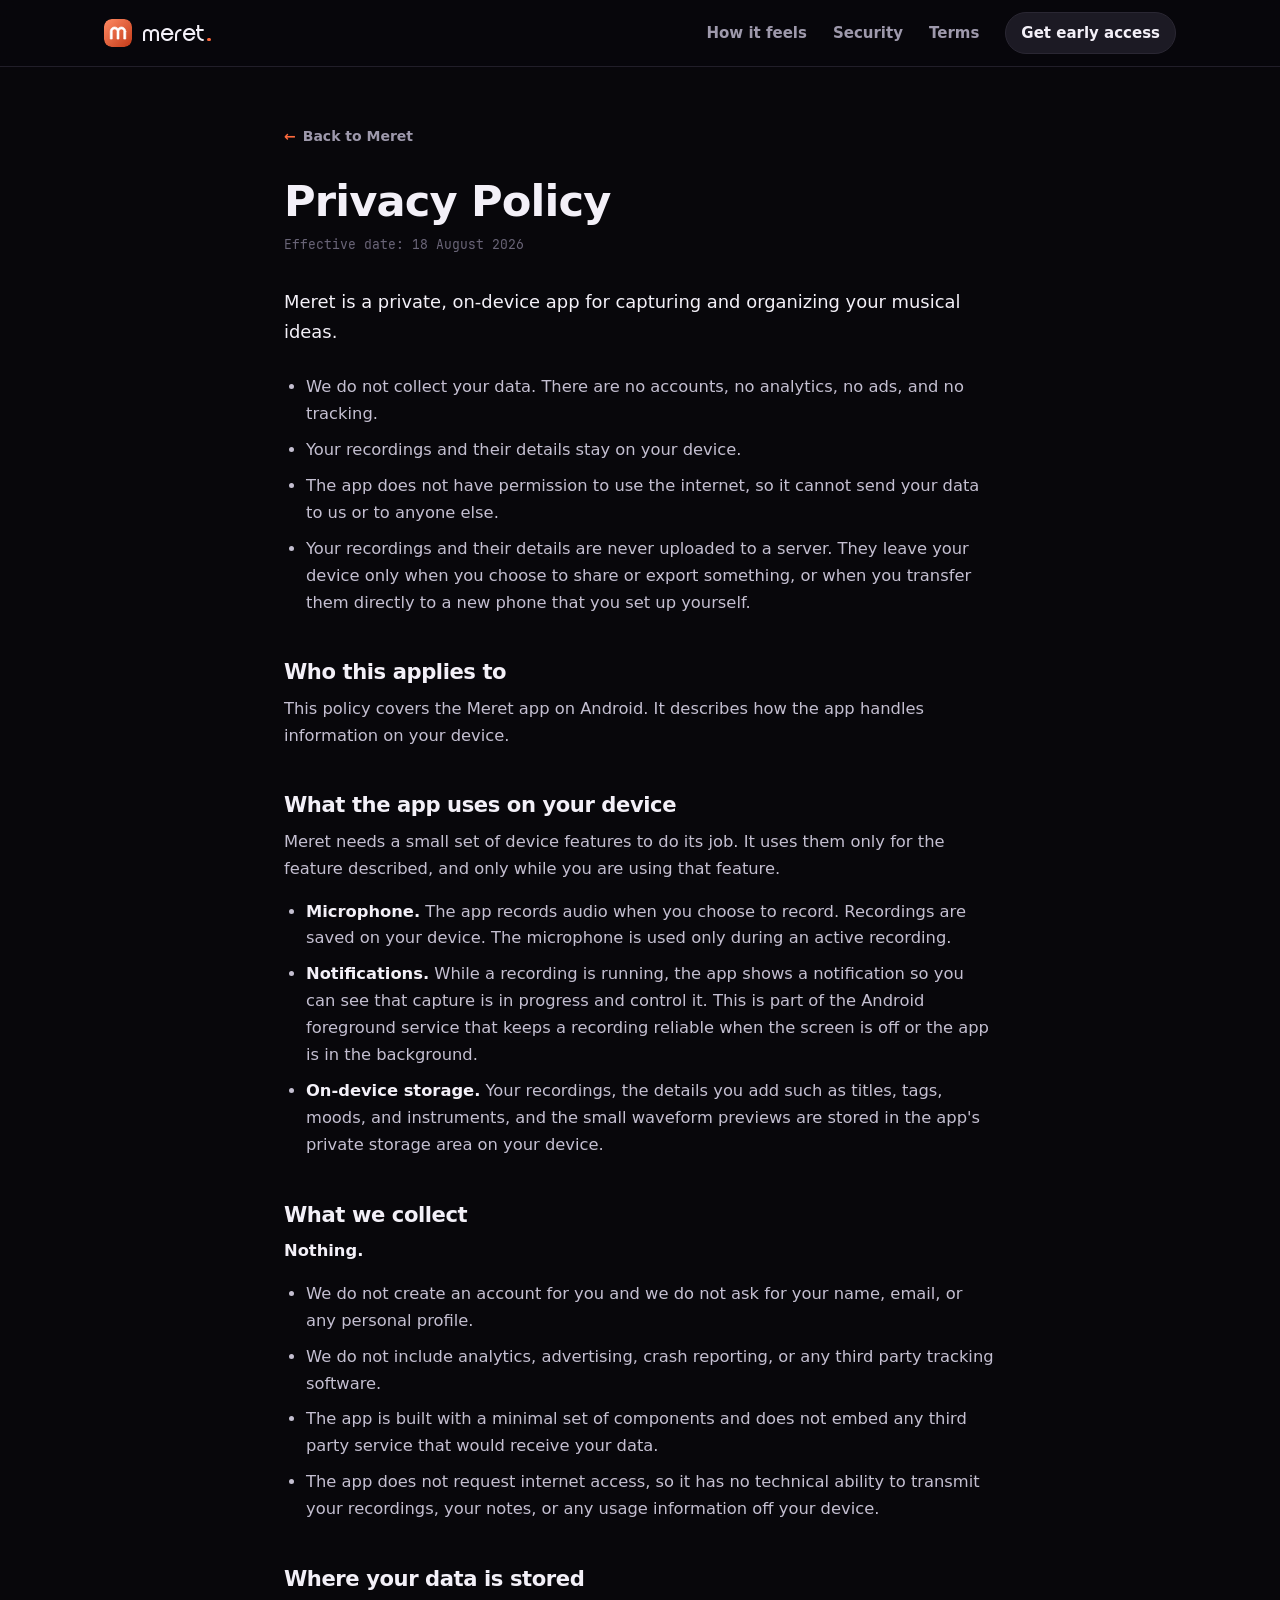
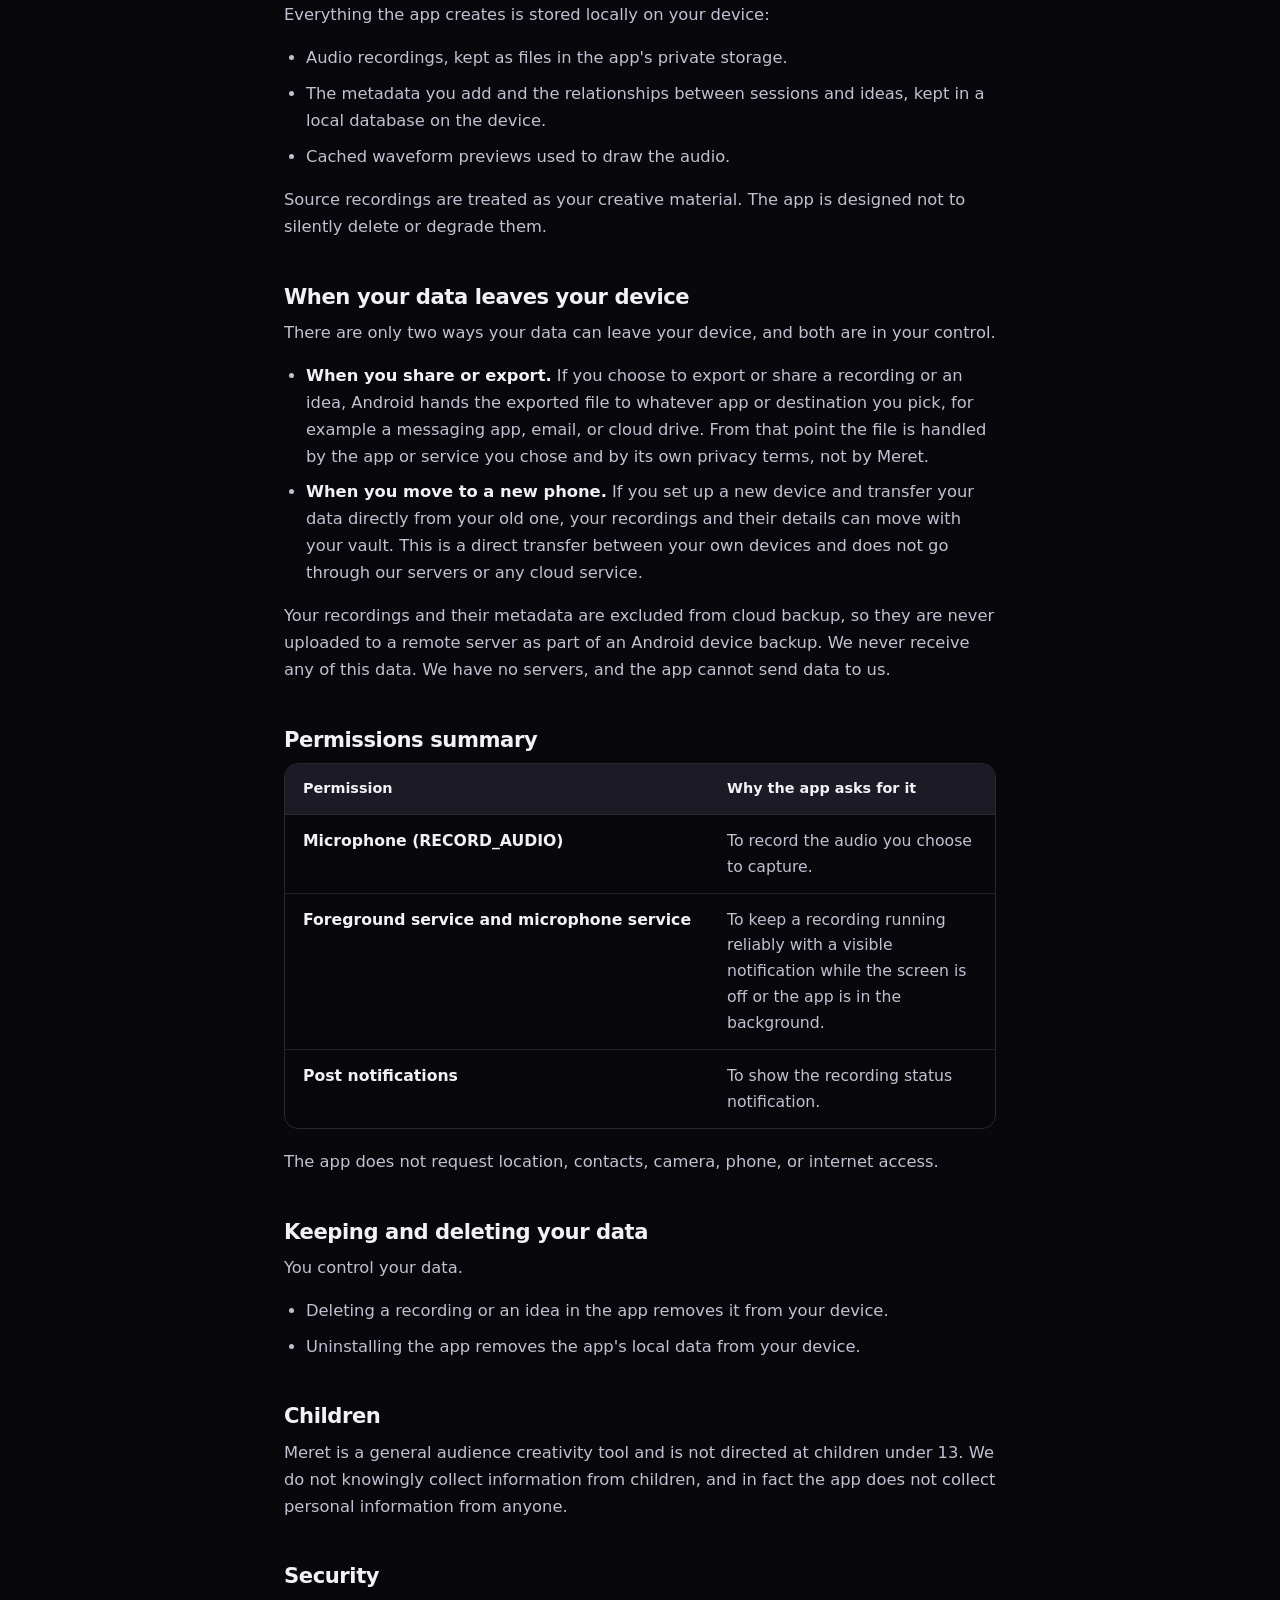
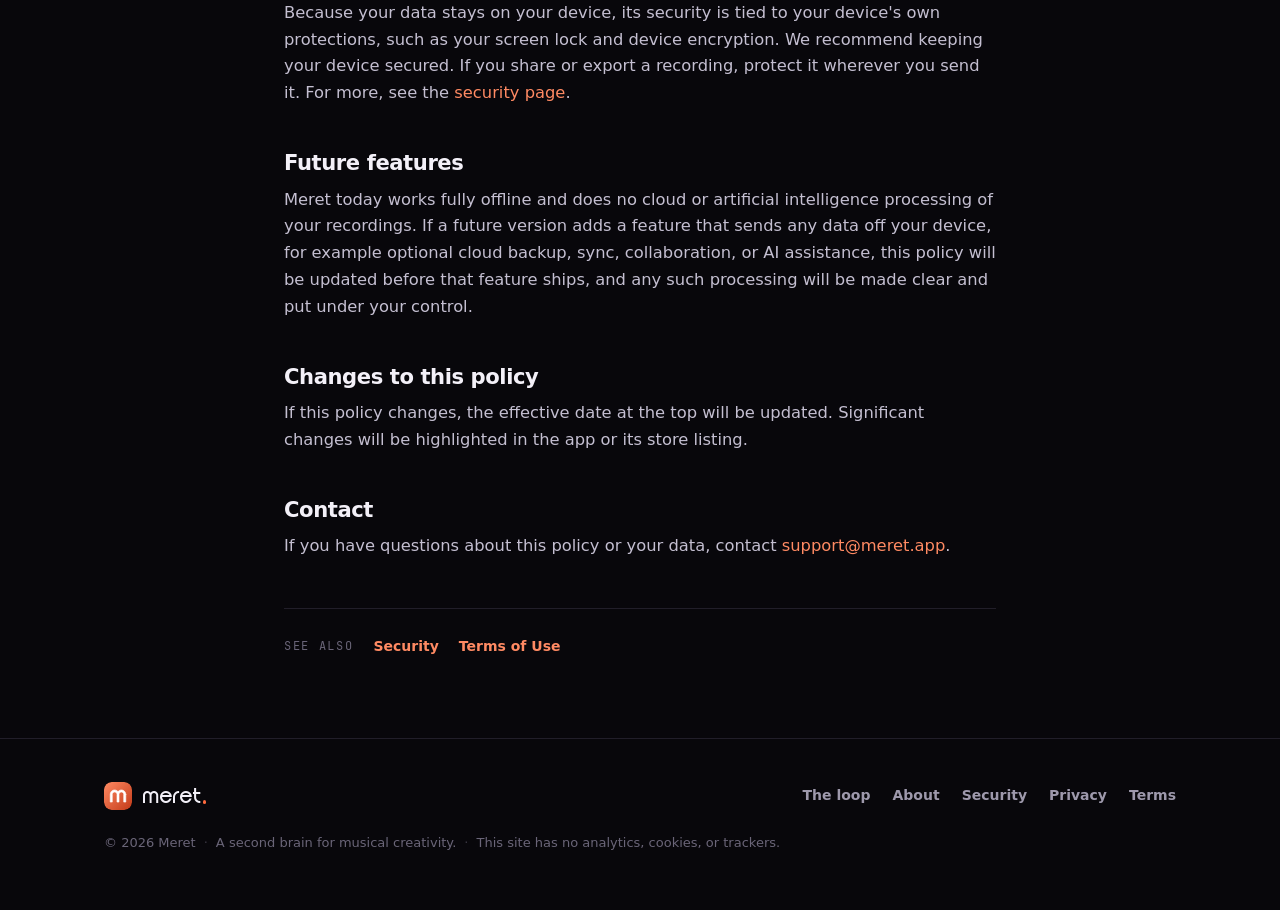
<file: privacy/index.html>
<!DOCTYPE html>
<html lang="en">
<head>
  <meta charset="utf-8">
  <meta name="viewport" content="width=device-width, initial-scale=1">
  <title>Meret - Privacy Policy</title>
  <meta name="description" content="Meret is a private, on-device app for capturing musical ideas. No accounts, no analytics, no ads, no tracking, and no internet permission. Your recordings stay on your phone.">
  <link rel="canonical" href="https://meret.app/privacy/">

  <meta name="author" content="Tarek Raafat">
  <meta name="robots" content="index, follow, max-image-preview:large, max-snippet:-1">
  <meta name="theme-color" content="#08070B">
  <meta name="application-name" content="Meret">
  <meta name="apple-mobile-web-app-title" content="Meret">

  <link rel="icon" type="image/svg+xml" href="/assets/favicon.svg">
  <link rel="apple-touch-icon" href="/assets/favicon.svg">
  <link rel="manifest" href="/site.webmanifest">

  <meta property="og:type" content="article">
  <meta property="og:site_name" content="Meret">
  <meta property="og:locale" content="en_US">
  <meta property="og:title" content="Meret - Privacy Policy">
  <meta property="og:description" content="No accounts, no analytics, no ads, no tracking, and no internet permission. Your recordings stay on your phone.">
  <meta property="og:url" content="https://meret.app/privacy/">
  <meta property="og:image" content="https://meret.app/assets/og-image.png">
  <meta property="og:image:type" content="image/png">
  <meta property="og:image:width" content="1200">
  <meta property="og:image:height" content="630">
  <meta property="og:image:alt" content="Meret - a second brain for musical creativity">

  <meta name="twitter:card" content="summary_large_image">
  <meta name="twitter:title" content="Meret - Privacy Policy">
  <meta name="twitter:description" content="No accounts, no analytics, no ads, no tracking, and no internet permission. Your recordings stay on your phone.">
  <meta name="twitter:image" content="https://meret.app/assets/og-image.png">

  <link rel="preload" as="font" type="font/ttf" href="/assets/duma-bold.ttf" crossorigin>
  <link rel="stylesheet" href="/assets/styles.css">

  <script type="application/ld+json">
  {
    "@context": "https://schema.org",
    "@graph": [
      {
        "@type": "WebPage",
        "@id": "https://meret.app/privacy/#webpage",
        "url": "https://meret.app/privacy/",
        "name": "Meret - Privacy Policy",
        "isPartOf": { "@id": "https://meret.app/#website" },
        "about": { "@id": "https://meret.app/#organization" },
        "inLanguage": "en-US",
        "description": "How Meret handles information: no accounts, no analytics, no ads, no tracking, and no internet permission. Your recordings and their details stay on your device."
      },
      {
        "@type": "BreadcrumbList",
        "@id": "https://meret.app/privacy/#breadcrumb",
        "itemListElement": [
          { "@type": "ListItem", "position": 1, "name": "Home", "item": "https://meret.app/" },
          { "@type": "ListItem", "position": 2, "name": "Privacy Policy", "item": "https://meret.app/privacy/" }
        ]
      }
    ]
  }
  </script>
</head>
<body>
  <header class="site-header">
    <div class="wrap">
      <a class="brand" href="/" aria-label="Meret home">
        <img src="/assets/mark.svg" alt="" width="28" height="28">
        <span class="wordmark">meret<span class="dot" aria-hidden="true"></span></span>
      </a>
      <nav>
        <a href="/#feel">How it feels</a>
        <a href="/security/">Security</a>
        <a href="/terms/">Terms</a>
        <a class="nav-cta" href="/#waitlist">Get early access</a>
      </nav>
    </div>
  </header>

  <main class="legal">
    <div class="wrap">
      <a class="back" href="/"><span class="arrow" aria-hidden="true">&larr;</span> Back to Meret</a>
      <h1>Privacy Policy</h1>
      <p class="updated">Effective date: 18 August 2026</p>

      <p class="lede">Meret is a private, on-device app for capturing and organizing your musical ideas.</p>

      <ul>
        <li>We do not collect your data. There are no accounts, no analytics, no ads, and no tracking.</li>
        <li>Your recordings and their details stay on your device.</li>
        <li>The app does not have permission to use the internet, so it cannot send your data to us or to anyone else.</li>
        <li>Your recordings and their details are never uploaded to a server. They leave your device only when you choose to share or export something, or when you transfer them directly to a new phone that you set up yourself.</li>
      </ul>

      <h2>Who this applies to</h2>
      <p>This policy covers the Meret app on Android. It describes how the app handles information on your device.</p>

      <h2>What the app uses on your device</h2>
      <p>Meret needs a small set of device features to do its job. It uses them only for the feature described, and only while you are using that feature.</p>
      <ul>
        <li><strong>Microphone.</strong> The app records audio when you choose to record. Recordings are saved on your device. The microphone is used only during an active recording.</li>
        <li><strong>Notifications.</strong> While a recording is running, the app shows a notification so you can see that capture is in progress and control it. This is part of the Android foreground service that keeps a recording reliable when the screen is off or the app is in the background.</li>
        <li><strong>On-device storage.</strong> Your recordings, the details you add such as titles, tags, moods, and instruments, and the small waveform previews are stored in the app's private storage area on your device.</li>
      </ul>

      <h2>What we collect</h2>
      <p><strong>Nothing.</strong></p>
      <ul>
        <li>We do not create an account for you and we do not ask for your name, email, or any personal profile.</li>
        <li>We do not include analytics, advertising, crash reporting, or any third party tracking software.</li>
        <li>The app is built with a minimal set of components and does not embed any third party service that would receive your data.</li>
        <li>The app does not request internet access, so it has no technical ability to transmit your recordings, your notes, or any usage information off your device.</li>
      </ul>

      <h2>Where your data is stored</h2>
      <p>Everything the app creates is stored locally on your device:</p>
      <ul>
        <li>Audio recordings, kept as files in the app's private storage.</li>
        <li>The metadata you add and the relationships between sessions and ideas, kept in a local database on the device.</li>
        <li>Cached waveform previews used to draw the audio.</li>
      </ul>
      <p>Source recordings are treated as your creative material. The app is designed not to silently delete or degrade them.</p>

      <h2>When your data leaves your device</h2>
      <p>There are only two ways your data can leave your device, and both are in your control.</p>
      <ul>
        <li><strong>When you share or export.</strong> If you choose to export or share a recording or an idea, Android hands the exported file to whatever app or destination you pick, for example a messaging app, email, or cloud drive. From that point the file is handled by the app or service you chose and by its own privacy terms, not by Meret.</li>
        <li><strong>When you move to a new phone.</strong> If you set up a new device and transfer your data directly from your old one, your recordings and their details can move with your vault. This is a direct transfer between your own devices and does not go through our servers or any cloud service.</li>
      </ul>
      <p>Your recordings and their metadata are excluded from cloud backup, so they are never uploaded to a remote server as part of an Android device backup. We never receive any of this data. We have no servers, and the app cannot send data to us.</p>

      <h2>Permissions summary</h2>
      <div class="table-wrap">
        <table>
          <thead>
            <tr><th>Permission</th><th>Why the app asks for it</th></tr>
          </thead>
          <tbody>
            <tr><td>Microphone (RECORD_AUDIO)</td><td>To record the audio you choose to capture.</td></tr>
            <tr><td>Foreground service and microphone service</td><td>To keep a recording running reliably with a visible notification while the screen is off or the app is in the background.</td></tr>
            <tr><td>Post notifications</td><td>To show the recording status notification.</td></tr>
          </tbody>
        </table>
      </div>
      <p>The app does not request location, contacts, camera, phone, or internet access.</p>

      <h2>Keeping and deleting your data</h2>
      <p>You control your data.</p>
      <ul>
        <li>Deleting a recording or an idea in the app removes it from your device.</li>
        <li>Uninstalling the app removes the app's local data from your device.</li>
      </ul>

      <h2>Children</h2>
      <p>Meret is a general audience creativity tool and is not directed at children under 13. We do not knowingly collect information from children, and in fact the app does not collect personal information from anyone.</p>

      <h2>Security</h2>
      <p>Because your data stays on your device, its security is tied to your device's own protections, such as your screen lock and device encryption. We recommend keeping your device secured. If you share or export a recording, protect it wherever you send it. For more, see the <a href="/security/">security page</a>.</p>

      <h2>Future features</h2>
      <p>Meret today works fully offline and does no cloud or artificial intelligence processing of your recordings. If a future version adds a feature that sends any data off your device, for example optional cloud backup, sync, collaboration, or AI assistance, this policy will be updated before that feature ships, and any such processing will be made clear and put under your control.</p>

      <h2>Changes to this policy</h2>
      <p>If this policy changes, the effective date at the top will be updated. Significant changes will be highlighted in the app or its store listing.</p>

      <h2>Contact</h2>
      <p>If you have questions about this policy or your data, contact <a href="mailto:support@meret.app">support@meret.app</a>.</p>

      <div class="also">
        <span class="also-label">See also</span>
        <a href="/security/">Security</a>
        <a href="/terms/">Terms of Use</a>
      </div>
    </div>
  </main>

  <footer class="site-footer">
    <div class="wrap">
      <div class="foot-top">
        <a class="brand" href="/" aria-label="Meret home">
          <img src="/assets/mark.svg" alt="" width="26" height="26">
          <span class="wordmark">meret<span class="dot" aria-hidden="true"></span></span>
        </a>
        <nav class="foot-links">
          <a href="/#loop">The loop</a>
          <a href="/about/">About</a>
          <a href="/security/">Security</a>
          <a href="/privacy/">Privacy</a>
          <a href="/terms/">Terms</a>
        </nav>
      </div>
      <p class="fine">
        <span>&copy; 2026 Meret</span>
        <span class="sep">&middot;</span>
        <span>A second brain for musical creativity.</span>
        <span class="sep">&middot;</span>
        <span>This site has no analytics, cookies, or trackers.</span>
      </p>
    </div>
  </footer>
</body>
</html>
</file>
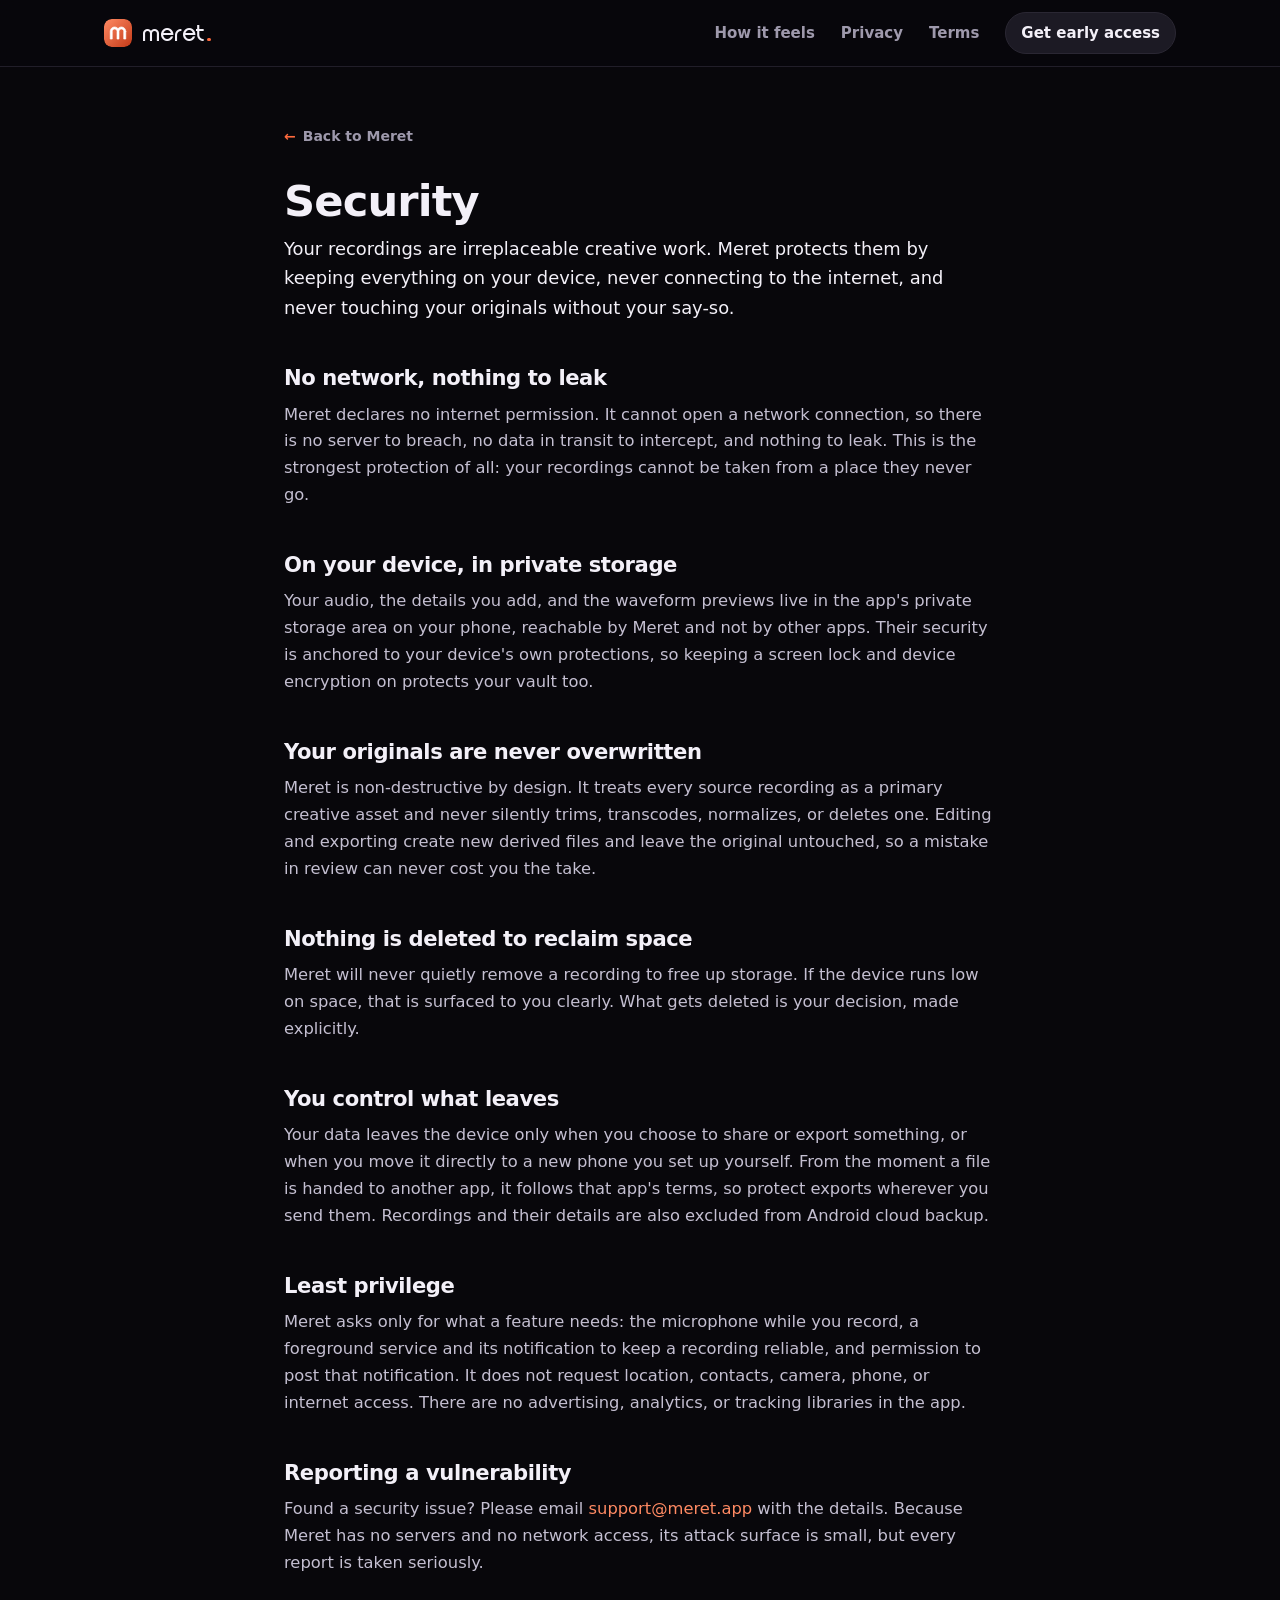
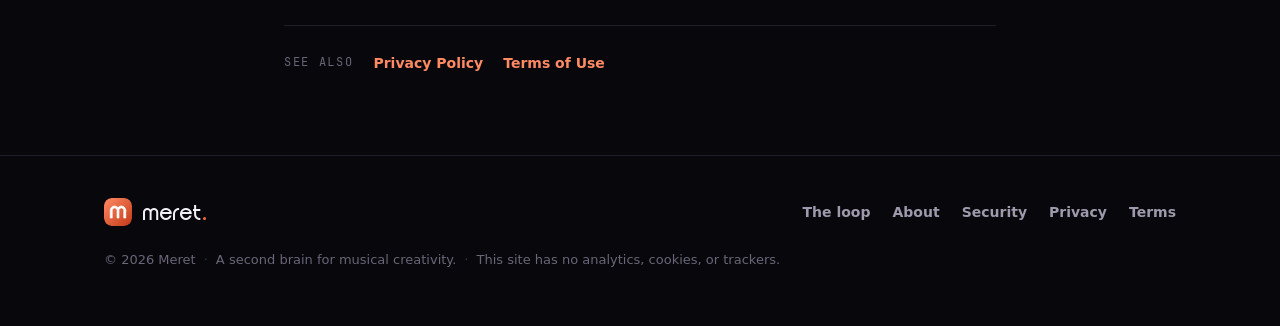
<file: security/index.html>
<!DOCTYPE html>
<html lang="en">
<head>
  <meta charset="utf-8">
  <meta name="viewport" content="width=device-width, initial-scale=1">
  <title>Meret - Security</title>
  <meta name="description" content="How Meret protects your recordings: no internet permission at all, on-device private storage, non-destructive handling that never overwrites your originals, and a small attack surface.">
  <link rel="canonical" href="https://meret.app/security/">

  <meta name="author" content="Tarek Raafat">
  <meta name="robots" content="index, follow, max-image-preview:large, max-snippet:-1">
  <meta name="theme-color" content="#08070B">
  <meta name="application-name" content="Meret">
  <meta name="apple-mobile-web-app-title" content="Meret">

  <link rel="icon" type="image/svg+xml" href="/assets/favicon.svg">
  <link rel="apple-touch-icon" href="/assets/favicon.svg">
  <link rel="manifest" href="/site.webmanifest">

  <meta property="og:type" content="article">
  <meta property="og:site_name" content="Meret">
  <meta property="og:locale" content="en_US">
  <meta property="og:title" content="Meret - Security">
  <meta property="og:description" content="No internet permission, on-device storage, non-destructive handling of your original recordings, and a small attack surface.">
  <meta property="og:url" content="https://meret.app/security/">
  <meta property="og:image" content="https://meret.app/assets/og-image.png">
  <meta property="og:image:type" content="image/png">
  <meta property="og:image:width" content="1200">
  <meta property="og:image:height" content="630">
  <meta property="og:image:alt" content="Meret - a second brain for musical creativity">

  <meta name="twitter:card" content="summary_large_image">
  <meta name="twitter:title" content="Meret - Security">
  <meta name="twitter:description" content="No internet permission, on-device storage, non-destructive handling of your original recordings, and a small attack surface.">
  <meta name="twitter:image" content="https://meret.app/assets/og-image.png">

  <link rel="preload" as="font" type="font/ttf" href="/assets/duma-bold.ttf" crossorigin>
  <link rel="stylesheet" href="/assets/styles.css">

  <script type="application/ld+json">
  {
    "@context": "https://schema.org",
    "@graph": [
      {
        "@type": "WebPage",
        "@id": "https://meret.app/security/#webpage",
        "url": "https://meret.app/security/",
        "name": "Meret - Security",
        "isPartOf": { "@id": "https://meret.app/#website" },
        "about": { "@id": "https://meret.app/#organization" },
        "inLanguage": "en-US",
        "description": "How Meret protects your recordings: no internet permission at all, on-device private storage, non-destructive handling that never overwrites your originals, and a small attack surface."
      },
      {
        "@type": "BreadcrumbList",
        "@id": "https://meret.app/security/#breadcrumb",
        "itemListElement": [
          { "@type": "ListItem", "position": 1, "name": "Home", "item": "https://meret.app/" },
          { "@type": "ListItem", "position": 2, "name": "Security", "item": "https://meret.app/security/" }
        ]
      }
    ]
  }
  </script>
</head>
<body>
  <header class="site-header">
    <div class="wrap">
      <a class="brand" href="/" aria-label="Meret home">
        <img src="/assets/mark.svg" alt="" width="28" height="28">
        <span class="wordmark">meret<span class="dot" aria-hidden="true"></span></span>
      </a>
      <nav>
        <a href="/#feel">How it feels</a>
        <a href="/privacy/">Privacy</a>
        <a href="/terms/">Terms</a>
        <a class="nav-cta" href="/#waitlist">Get early access</a>
      </nav>
    </div>
  </header>

  <main class="legal">
    <div class="wrap">
      <a class="back" href="/"><span class="arrow" aria-hidden="true">&larr;</span> Back to Meret</a>
      <h1>Security</h1>

      <p class="lede">Your recordings are irreplaceable creative work. Meret protects them by keeping everything on your device, never connecting to the internet, and never touching your originals without your say-so.</p>

      <h2>No network, nothing to leak</h2>
      <p>Meret declares no internet permission. It cannot open a network connection, so there is no server to breach, no data in transit to intercept, and nothing to leak. This is the strongest protection of all: your recordings cannot be taken from a place they never go.</p>

      <h2>On your device, in private storage</h2>
      <p>Your audio, the details you add, and the waveform previews live in the app's private storage area on your phone, reachable by Meret and not by other apps. Their security is anchored to your device's own protections, so keeping a screen lock and device encryption on protects your vault too.</p>

      <h2>Your originals are never overwritten</h2>
      <p>Meret is non-destructive by design. It treats every source recording as a primary creative asset and never silently trims, transcodes, normalizes, or deletes one. Editing and exporting create new derived files and leave the original untouched, so a mistake in review can never cost you the take.</p>

      <h2>Nothing is deleted to reclaim space</h2>
      <p>Meret will never quietly remove a recording to free up storage. If the device runs low on space, that is surfaced to you clearly. What gets deleted is your decision, made explicitly.</p>

      <h2>You control what leaves</h2>
      <p>Your data leaves the device only when you choose to share or export something, or when you move it directly to a new phone you set up yourself. From the moment a file is handed to another app, it follows that app's terms, so protect exports wherever you send them. Recordings and their details are also excluded from Android cloud backup.</p>

      <h2>Least privilege</h2>
      <p>Meret asks only for what a feature needs: the microphone while you record, a foreground service and its notification to keep a recording reliable, and permission to post that notification. It does not request location, contacts, camera, phone, or internet access. There are no advertising, analytics, or tracking libraries in the app.</p>

      <h2>Reporting a vulnerability</h2>
      <p>Found a security issue? Please email <a href="mailto:support@meret.app">support@meret.app</a> with the details. Because Meret has no servers and no network access, its attack surface is small, but every report is taken seriously.</p>

      <div class="also">
        <span class="also-label">See also</span>
        <a href="/privacy/">Privacy Policy</a>
        <a href="/terms/">Terms of Use</a>
      </div>
    </div>
  </main>

  <footer class="site-footer">
    <div class="wrap">
      <div class="foot-top">
        <a class="brand" href="/" aria-label="Meret home">
          <img src="/assets/mark.svg" alt="" width="26" height="26">
          <span class="wordmark">meret<span class="dot" aria-hidden="true"></span></span>
        </a>
        <nav class="foot-links">
          <a href="/#loop">The loop</a>
          <a href="/about/">About</a>
          <a href="/security/">Security</a>
          <a href="/privacy/">Privacy</a>
          <a href="/terms/">Terms</a>
        </nav>
      </div>
      <p class="fine">
        <span>&copy; 2026 Meret</span>
        <span class="sep">&middot;</span>
        <span>A second brain for musical creativity.</span>
        <span class="sep">&middot;</span>
        <span>This site has no analytics, cookies, or trackers.</span>
      </p>
    </div>
  </footer>
</body>
</html>
</file>
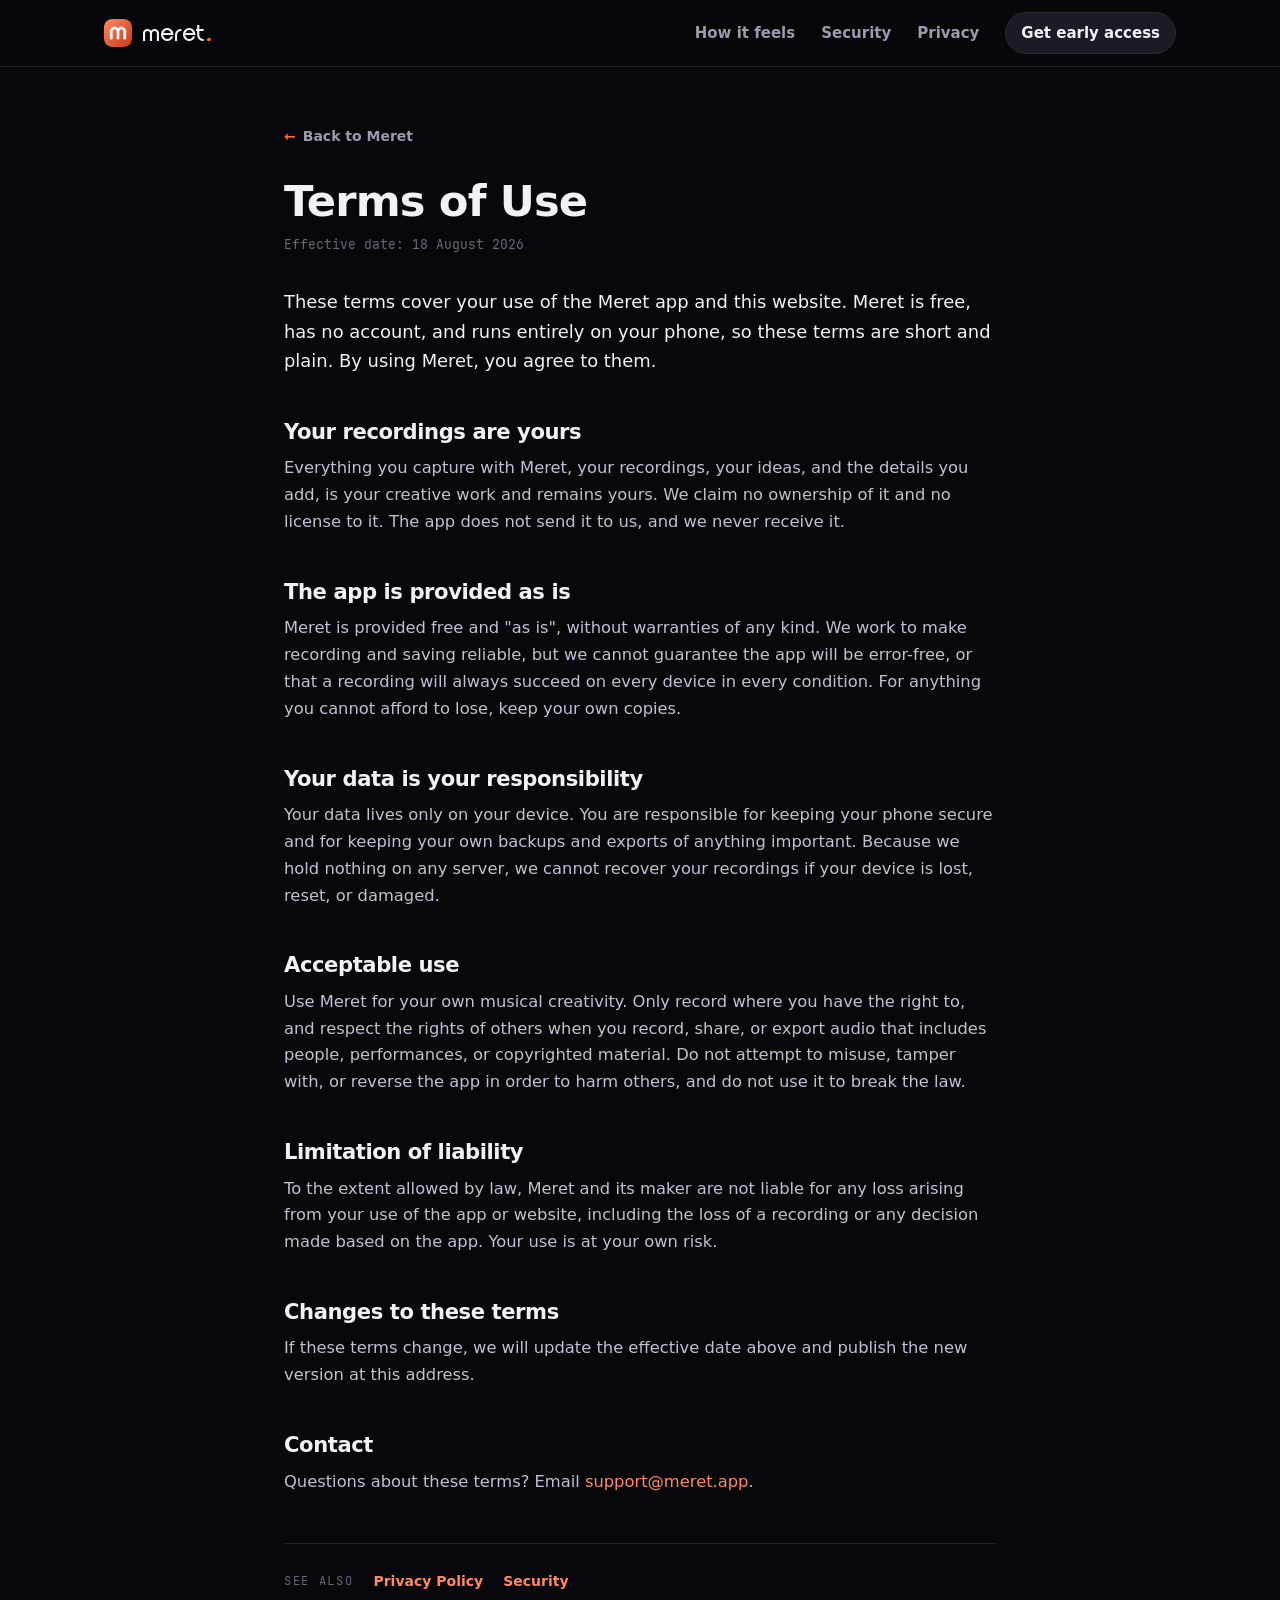
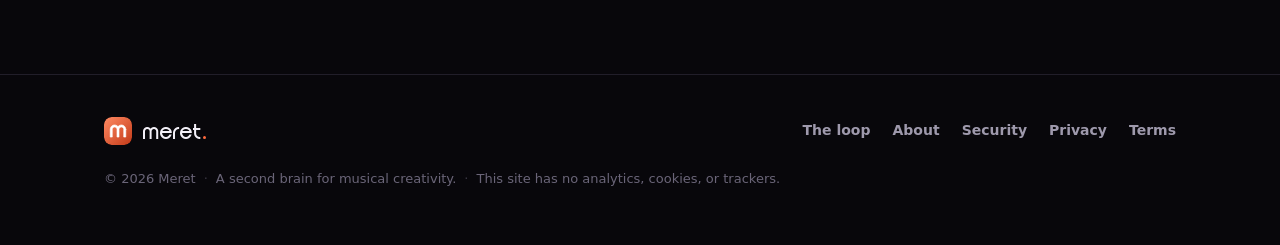
<file: terms/index.html>
<!DOCTYPE html>
<html lang="en">
<head>
  <meta charset="utf-8">
  <meta name="viewport" content="width=device-width, initial-scale=1">
  <title>Meret - Terms of Use</title>
  <meta name="description" content="The terms for using the Meret app and this website. Meret is free, has no account, and runs entirely on your phone, so these terms are short and plain.">
  <link rel="canonical" href="https://meret.app/terms/">

  <meta name="author" content="Tarek Raafat">
  <meta name="robots" content="index, follow, max-image-preview:large, max-snippet:-1">
  <meta name="theme-color" content="#08070B">
  <meta name="application-name" content="Meret">
  <meta name="apple-mobile-web-app-title" content="Meret">

  <link rel="icon" type="image/svg+xml" href="/assets/favicon.svg">
  <link rel="apple-touch-icon" href="/assets/favicon.svg">
  <link rel="manifest" href="/site.webmanifest">

  <meta property="og:type" content="article">
  <meta property="og:site_name" content="Meret">
  <meta property="og:locale" content="en_US">
  <meta property="og:title" content="Meret - Terms of Use">
  <meta property="og:description" content="The terms for using the Meret app and this website. Free, no account, runs entirely on your phone.">
  <meta property="og:url" content="https://meret.app/terms/">
  <meta property="og:image" content="https://meret.app/assets/og-image.png">
  <meta property="og:image:type" content="image/png">
  <meta property="og:image:width" content="1200">
  <meta property="og:image:height" content="630">
  <meta property="og:image:alt" content="Meret - a second brain for musical creativity">

  <meta name="twitter:card" content="summary_large_image">
  <meta name="twitter:title" content="Meret - Terms of Use">
  <meta name="twitter:description" content="The terms for using the Meret app and this website. Free, no account, runs entirely on your phone.">
  <meta name="twitter:image" content="https://meret.app/assets/og-image.png">

  <link rel="preload" as="font" type="font/ttf" href="/assets/duma-bold.ttf" crossorigin>
  <link rel="stylesheet" href="/assets/styles.css">

  <script type="application/ld+json">
  {
    "@context": "https://schema.org",
    "@graph": [
      {
        "@type": "WebPage",
        "@id": "https://meret.app/terms/#webpage",
        "url": "https://meret.app/terms/",
        "name": "Meret - Terms of Use",
        "isPartOf": { "@id": "https://meret.app/#website" },
        "about": { "@id": "https://meret.app/#organization" },
        "inLanguage": "en-US",
        "description": "The terms for using the Meret app and this website. Meret is free, has no account, and runs entirely on your phone."
      },
      {
        "@type": "BreadcrumbList",
        "@id": "https://meret.app/terms/#breadcrumb",
        "itemListElement": [
          { "@type": "ListItem", "position": 1, "name": "Home", "item": "https://meret.app/" },
          { "@type": "ListItem", "position": 2, "name": "Terms of Use", "item": "https://meret.app/terms/" }
        ]
      }
    ]
  }
  </script>
</head>
<body>
  <header class="site-header">
    <div class="wrap">
      <a class="brand" href="/" aria-label="Meret home">
        <img src="/assets/mark.svg" alt="" width="28" height="28">
        <span class="wordmark">meret<span class="dot" aria-hidden="true"></span></span>
      </a>
      <nav>
        <a href="/#feel">How it feels</a>
        <a href="/security/">Security</a>
        <a href="/privacy/">Privacy</a>
        <a class="nav-cta" href="/#waitlist">Get early access</a>
      </nav>
    </div>
  </header>

  <main class="legal">
    <div class="wrap">
      <a class="back" href="/"><span class="arrow" aria-hidden="true">&larr;</span> Back to Meret</a>
      <h1>Terms of Use</h1>
      <p class="updated">Effective date: 18 August 2026</p>

      <p class="lede">These terms cover your use of the Meret app and this website. Meret is free, has no account, and runs entirely on your phone, so these terms are short and plain. By using Meret, you agree to them.</p>

      <h2>Your recordings are yours</h2>
      <p>Everything you capture with Meret, your recordings, your ideas, and the details you add, is your creative work and remains yours. We claim no ownership of it and no license to it. The app does not send it to us, and we never receive it.</p>

      <h2>The app is provided as is</h2>
      <p>Meret is provided free and "as is", without warranties of any kind. We work to make recording and saving reliable, but we cannot guarantee the app will be error-free, or that a recording will always succeed on every device in every condition. For anything you cannot afford to lose, keep your own copies.</p>

      <h2>Your data is your responsibility</h2>
      <p>Your data lives only on your device. You are responsible for keeping your phone secure and for keeping your own backups and exports of anything important. Because we hold nothing on any server, we cannot recover your recordings if your device is lost, reset, or damaged.</p>

      <h2>Acceptable use</h2>
      <p>Use Meret for your own musical creativity. Only record where you have the right to, and respect the rights of others when you record, share, or export audio that includes people, performances, or copyrighted material. Do not attempt to misuse, tamper with, or reverse the app in order to harm others, and do not use it to break the law.</p>

      <h2>Limitation of liability</h2>
      <p>To the extent allowed by law, Meret and its maker are not liable for any loss arising from your use of the app or website, including the loss of a recording or any decision made based on the app. Your use is at your own risk.</p>

      <h2>Changes to these terms</h2>
      <p>If these terms change, we will update the effective date above and publish the new version at this address.</p>

      <h2>Contact</h2>
      <p>Questions about these terms? Email <a href="mailto:support@meret.app">support@meret.app</a>.</p>

      <div class="also">
        <span class="also-label">See also</span>
        <a href="/privacy/">Privacy Policy</a>
        <a href="/security/">Security</a>
      </div>
    </div>
  </main>

  <footer class="site-footer">
    <div class="wrap">
      <div class="foot-top">
        <a class="brand" href="/" aria-label="Meret home">
          <img src="/assets/mark.svg" alt="" width="26" height="26">
          <span class="wordmark">meret<span class="dot" aria-hidden="true"></span></span>
        </a>
        <nav class="foot-links">
          <a href="/#loop">The loop</a>
          <a href="/about/">About</a>
          <a href="/security/">Security</a>
          <a href="/privacy/">Privacy</a>
          <a href="/terms/">Terms</a>
        </nav>
      </div>
      <p class="fine">
        <span>&copy; 2026 Meret</span>
        <span class="sep">&middot;</span>
        <span>A second brain for musical creativity.</span>
        <span class="sep">&middot;</span>
        <span>This site has no analytics, cookies, or trackers.</span>
      </p>
    </div>
  </footer>
</body>
</html>
</file>
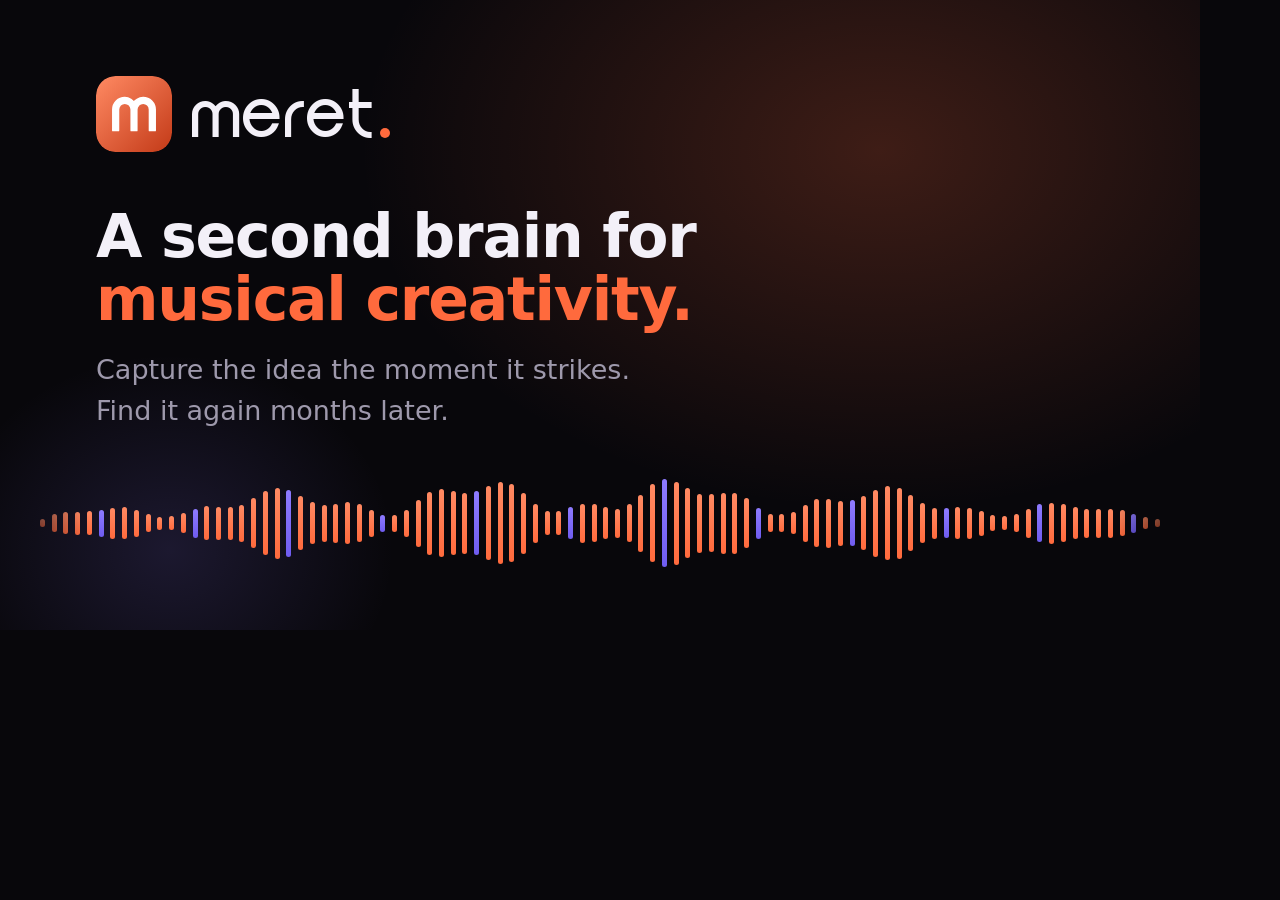
<file: assets/og.html>
<!DOCTYPE html>
<html lang="en">
<head>
  <meta charset="utf-8">
  <!--
    Source for the social share image. Rendered at exactly 1200x630 and captured to
    assets/og-image.png. It reuses the site's real .wordmark and .dot component so the
    coral tone dot sits exactly where it does everywhere else. Not linked from the site.
  -->
  <link rel="stylesheet" href="/assets/styles.css">
  <style>
    html, body { margin: 0; padding: 0; background: #08070B; }
    .og {
      position: relative; width: 1200px; height: 630px; overflow: hidden;
      background: #08070B; color: var(--text); font-family: var(--sans);
      padding: 92px 96px; box-sizing: border-box;
      display: flex; flex-direction: column; justify-content: center;
    }
    /* The larger, upper-right coral glow from the original share card: a big soft ellipse
       centered near (880,150) fading to nothing at its edge. */
    .og::before {
      content: ""; position: absolute; inset: 0; pointer-events: none;
      background: radial-gradient(ellipse 520px 360px at 880px 150px, rgba(255,106,61,0.22), rgba(255,106,61,0) 100%);
    }
    .og::after {
      content: ""; position: absolute; bottom: -200px; left: -150px; width: 640px; height: 560px;
      background: radial-gradient(closest-side, rgba(142,123,255,0.15), rgba(142,123,255,0) 70%);
    }
    .og > * { position: relative; z-index: 1; }

    .brand { display: inline-flex; align-items: center; gap: 20px; margin-bottom: 40px; }
    .brand img { width: 76px; height: 76px; border-radius: 19px; display: block; }
    .brand .wordmark { font-size: 62px; }

    .tagline {
      font-weight: 800; letter-spacing: -0.02em;
      font-size: 60px; line-height: 1.04; margin: 0 0 20px; color: var(--text); max-width: 16ch;
    }
    .tagline .em { color: var(--accent); }
    .sub { font-size: 27px; color: var(--muted); margin: 0 0 48px; line-height: 1.5; }

    /* Full-width waveform: one continuous audio track running the width of the card,
       ends softly faded so it reads as a track rather than a boxed chart. */
    .ogwave {
      display: flex; align-items: center; justify-content: space-between;
      height: 104px; margin: 0 -96px; padding: 0 40px;
      -webkit-mask-image: linear-gradient(90deg, transparent 0, #000 7%, #000 93%, transparent 100%);
              mask-image: linear-gradient(90deg, transparent 0, #000 7%, #000 93%, transparent 100%);
    }
    .ogwave span { width: 5px; border-radius: 3px; background: linear-gradient(var(--accent-2), var(--accent)); }
    .ogwave span.v { background: linear-gradient(var(--violet), #6f5cf0); }
  </style>
</head>
<body>
  <div class="og">
    <div class="brand">
      <img src="/assets/mark.svg" alt="">
      <span class="wordmark">meret<span class="dot" aria-hidden="true"></span></span>
    </div>
    <h1 class="tagline">A second brain for <span class="em">musical creativity.</span></h1>
    <p class="sub">Capture the idea the moment it strikes.<br>Find it again months later.</p>
    <div class="ogwave">
        <span style="height:8px"></span>
        <span style="height:18px"></span>
        <span style="height:22px"></span>
        <span style="height:23px"></span>
        <span style="height:24px"></span>
        <span class="v" style="height:27px"></span>
        <span style="height:31px"></span>
        <span style="height:32px"></span>
        <span style="height:27px"></span>
        <span style="height:18px"></span>
        <span style="height:13px"></span>
        <span style="height:14px"></span>
        <span style="height:20px"></span>
        <span class="v" style="height:29px"></span>
        <span style="height:34px"></span>
        <span style="height:33px"></span>
        <span style="height:33px"></span>
        <span style="height:37px"></span>
        <span style="height:50px"></span>
        <span style="height:64px"></span>
        <span style="height:71px"></span>
        <span class="v" style="height:67px"></span>
        <span style="height:54px"></span>
        <span style="height:42px"></span>
        <span style="height:37px"></span>
        <span style="height:39px"></span>
        <span style="height:42px"></span>
        <span style="height:38px"></span>
        <span style="height:27px"></span>
        <span class="v" style="height:17px"></span>
        <span style="height:17px"></span>
        <span style="height:27px"></span>
        <span style="height:47px"></span>
        <span style="height:63px"></span>
        <span style="height:68px"></span>
        <span style="height:64px"></span>
        <span style="height:61px"></span>
        <span class="v" style="height:64px"></span>
        <span style="height:74px"></span>
        <span style="height:82px"></span>
        <span style="height:78px"></span>
        <span style="height:61px"></span>
        <span style="height:39px"></span>
        <span style="height:24px"></span>
        <span style="height:24px"></span>
        <span class="v" style="height:32px"></span>
        <span style="height:39px"></span>
        <span style="height:38px"></span>
        <span style="height:32px"></span>
        <span style="height:29px"></span>
        <span style="height:38px"></span>
        <span style="height:57px"></span>
        <span style="height:78px"></span>
        <span class="v" style="height:88px"></span>
        <span style="height:83px"></span>
        <span style="height:70px"></span>
        <span style="height:59px"></span>
        <span style="height:58px"></span>
        <span style="height:61px"></span>
        <span style="height:61px"></span>
        <span style="height:50px"></span>
        <span class="v" style="height:31px"></span>
        <span style="height:18px"></span>
        <span style="height:18px"></span>
        <span style="height:22px"></span>
        <span style="height:37px"></span>
        <span style="height:48px"></span>
        <span style="height:49px"></span>
        <span style="height:45px"></span>
        <span class="v" style="height:46px"></span>
        <span style="height:54px"></span>
        <span style="height:67px"></span>
        <span style="height:74px"></span>
        <span style="height:71px"></span>
        <span style="height:56px"></span>
        <span style="height:40px"></span>
        <span style="height:31px"></span>
        <span class="v" style="height:30px"></span>
        <span style="height:32px"></span>
        <span style="height:31px"></span>
        <span style="height:25px"></span>
        <span style="height:16px"></span>
        <span style="height:14px"></span>
        <span style="height:18px"></span>
        <span style="height:29px"></span>
        <span class="v" style="height:38px"></span>
        <span style="height:41px"></span>
        <span style="height:38px"></span>
        <span style="height:32px"></span>
        <span style="height:29px"></span>
        <span style="height:29px"></span>
        <span style="height:29px"></span>
        <span style="height:26px"></span>
        <span class="v" style="height:19px"></span>
        <span style="height:12px"></span>
        <span style="height:8px"></span>
    </div>
  </div>
</body>
</html>
</file>
<file: assets/styles.css>
/* Meret landing site. Brand tokens from the app repo's docs/design/design.html and
   ui/theme/Color.kt. One dark canvas, coral for action, violet for the idea. No external
   requests: the web fonts are Duma Bold and JetBrains Mono, both self hosted, and there are no
   analytics or trackers. */

@font-face {
  font-family: "Duma";
  font-style: normal;
  font-weight: 700;
  font-display: swap;
  src: url("/assets/duma-bold.ttf") format("truetype");
}

/*
  JetBrains Mono carries every mono readout (the hero timer, kickers, and data labels), self hosted
  and subset to Basic Latin so it stays tiny and the page still makes no external font request. It is
  the same face the Android app bundles, so the site and the app read as one product. Licensed under
  the SIL Open Font License, see /assets/jetbrains-mono-OFL.txt.
*/
@font-face {
  font-family: "JetBrains Mono";
  font-style: normal;
  font-weight: 400;
  font-display: swap;
  src: url("/assets/jetbrains-mono-regular.ttf") format("truetype");
}
@font-face {
  font-family: "JetBrains Mono";
  font-style: normal;
  font-weight: 500;
  font-display: swap;
  src: url("/assets/jetbrains-mono-medium.ttf") format("truetype");
}

:root {
  /* Ground and surfaces */
  --canvas: #08070B;
  --ink: #0B0A0F;
  --surface: #141219;
  --surface-2: #1C1A24;
  --surface-3: #242130;
  --line: #2A2733;
  --line-soft: #211E29;

  /* Text */
  --text: #F3F0F8;
  --muted: #9E99AC;
  --faint: #6A6578;

  /* Accents. Coral is the color of action, violet is the color of the idea. */
  --accent: #FF6A3D;
  --accent-2: #FF8A63;
  --accent-deep: #C33A18;
  --accent-weak: rgba(255, 106, 61, 0.16);
  --accent-line: rgba(255, 106, 61, 0.42);
  --violet: #8E7BFF;
  --violet-weak: rgba(142, 123, 255, 0.16);
  --violet-line: rgba(142, 123, 255, 0.42);
  --good: #54D19B;

  --radius: 18px;
  --radius-lg: 26px;
  --wrap: 1120px;
  --sans: ui-sans-serif, system-ui, "Segoe UI", Roboto, "Helvetica Neue", Arial, sans-serif;
  --mono: "JetBrains Mono", ui-monospace, "SF Mono", "Roboto Mono", Menlo, Consolas, monospace;
}

* { box-sizing: border-box; }
/* scroll-padding-top keeps every in-page anchor target clear of the sticky header
   instead of landing underneath it. */
html { scroll-behavior: smooth; scroll-padding-top: 88px; }

.visually-hidden {
  position: absolute; width: 1px; height: 1px; padding: 0; margin: -1px;
  overflow: hidden; clip: rect(0 0 0 0); white-space: nowrap; border: 0;
}

body {
  margin: 0;
  min-height: 100vh;
  display: flex;
  flex-direction: column;
  font-family: var(--sans);
  color: var(--text);
  background: var(--canvas);
  line-height: 1.65;
  -webkit-font-smoothing: antialiased;
  text-rendering: optimizeLegibility;
}

main { flex: 1 0 auto; }
.site-footer { flex-shrink: 0; }

.wrap { width: 100%; max-width: var(--wrap); margin: 0 auto; padding: 0 24px; }

a { color: var(--accent-2); text-decoration: none; }
a:hover { color: var(--accent); }

h1, h2, h3 { line-height: 1.1; letter-spacing: -0.02em; margin: 0; }

/* The wordmark, drawn in Duma Bold with a real coral disc for the tone dot, matching the app's
   Wordmark composable. The dot keeps coral's meaning as the color of action. */
.wordmark {
  font-family: "Duma", var(--sans);
  font-weight: 700;
  letter-spacing: 0.04em;
  color: var(--text);
  white-space: nowrap;
}
/* The coral tone dot is a real disc resting on the text baseline, matching the app's
   Wordmark composable (a 0.17em disc, AboveBaseline). vertical-align: baseline places an
   empty inline-block's bottom edge on the baseline, so the disc sits like a low round dot
   after "meret" at any size, rather than being nudged by a flex hack. */
.wordmark .dot {
  display: inline-block;
  width: 0.17em;
  height: 0.17em;
  border-radius: 50%;
  background: var(--accent);
  margin-left: 0.05em;
  /* Seat the disc a touch below the baseline (scales with the type) so it reads as a
     grounded tone dot rather than sitting a hair high. */
  vertical-align: -0.02em;
}

/* Header */
.site-header {
  position: sticky; top: 0; z-index: 20;
  background: color-mix(in srgb, var(--canvas) 82%, transparent);
  backdrop-filter: saturate(1.3) blur(12px);
  border-bottom: 1px solid var(--line-soft);
}
.site-header .wrap { display: flex; align-items: center; justify-content: space-between; height: 66px; }
.brand { display: inline-flex; align-items: center; gap: 11px; }
.brand img { height: 28px; width: 28px; display: block; border-radius: 8px; }
.brand .wordmark { font-size: 21px; }
.site-header nav { display: inline-flex; align-items: center; gap: 26px; }
.site-header nav a { color: var(--muted); font-weight: 600; font-size: 15px; }
.site-header nav a:hover { color: var(--text); }
.nav-cta {
  padding: 8px 15px; border-radius: 999px;
  border: 1px solid var(--line);
  color: var(--text) !important;
  background: var(--surface-2);
}
.nav-cta:hover { border-color: var(--accent-line); }
@media (max-width: 720px) { .site-header nav a:not(.nav-cta) { display: none; } }

/* Ambient glow behind the hero.
   overflow: clip (not hidden) contains the glow pseudo-elements without turning the
   hero into a programmatically scrollable box, which otherwise traps an anchor jump
   to the waitlist form inside the hero and blocks scrolling until a page refresh. */
.hero { position: relative; padding: 84px 0 56px; overflow: clip; }
.hero::before {
  content: ""; position: absolute; inset: -34% -18% auto auto;
  width: 1120px; height: 900px; pointer-events: none;
  background: radial-gradient(closest-side, rgba(255,106,61,0.20), rgba(255,106,61,0.07) 45%, rgba(255,106,61,0) 72%);
  filter: blur(8px);
}
.hero::after {
  content: ""; position: absolute; inset: auto auto -34% -20%;
  width: 820px; height: 680px; pointer-events: none;
  background: radial-gradient(closest-side, rgba(142,123,255,0.16), rgba(142,123,255,0) 72%);
}
.hero .wrap { position: relative; display: grid; grid-template-columns: 1.05fr 0.95fr; gap: 56px; align-items: center; }

.eyebrow {
  display: inline-flex; align-items: center; gap: 9px;
  font-family: var(--mono); font-size: 12px; letter-spacing: 0.16em; text-transform: uppercase;
  color: var(--muted); margin: 0 0 22px;
  padding: 6px 12px; border-radius: 999px;
  background: var(--surface); border: 1px solid var(--line);
}
.eyebrow .live {
  width: 7px; height: 7px; border-radius: 50%; background: var(--accent);
  box-shadow: 0 0 0 0 var(--accent-line);
  animation: pulse 2.4s ease-out infinite;
}
@keyframes pulse {
  0% { box-shadow: 0 0 0 0 rgba(255,106,61,0.5); }
  70% { box-shadow: 0 0 0 9px rgba(255,106,61,0); }
  100% { box-shadow: 0 0 0 0 rgba(255,106,61,0); }
}

.hero h1 {
  font-size: clamp(2.6rem, 5.4vw, 4rem);
  line-height: 1.04; font-weight: 800; margin: 0 0 22px;
}
.hero h1 .em { color: var(--accent); }
.hero .lede { font-size: clamp(1.08rem, 2.1vw, 1.3rem); color: var(--muted); margin: 0 0 30px; max-width: 40ch; }

/* Waitlist CTA */
.cta { display: flex; flex-direction: column; gap: 12px; max-width: 460px; }
.waitlist { display: flex; gap: 10px; }
.waitlist input[type="email"] {
  flex: 1 1 auto; min-width: 0;
  padding: 14px 16px; font-size: 15px; font-family: var(--sans);
  color: var(--text); background: var(--surface); border: 1px solid var(--line);
  border-radius: 14px; outline: none; transition: border-color 0.2s ease, box-shadow 0.2s ease;
}
.waitlist input[type="email"]::placeholder { color: var(--faint); }
.waitlist input[type="email"]:focus { border-color: var(--accent-line); box-shadow: 0 0 0 4px var(--accent-weak); }
.btn {
  flex: 0 0 auto; cursor: pointer; border: none; white-space: nowrap;
  padding: 14px 22px; font-size: 15px; font-weight: 700; font-family: var(--sans);
  color: #180B06; border-radius: 14px;
  background: linear-gradient(150deg, var(--accent-2), var(--accent-deep));
  box-shadow: 0 12px 30px -12px rgba(226,75,37,0.6);
  transition: transform 0.15s ease, box-shadow 0.2s ease, opacity 0.2s ease;
}
.btn:hover { transform: translateY(-1px); box-shadow: 0 16px 34px -12px rgba(226,75,37,0.7); }
.btn:active { transform: translateY(0); }
.note { color: var(--faint); font-size: 13.5px; margin: 2px 0 0; display: flex; align-items: center; gap: 7px; }
.note.note-center { justify-content: center; text-align: left; }
.note svg { width: 15px; height: 15px; flex: none; color: var(--good); }

/* ---- The phone: a faithful mock of the app's live Recording screen.
   Structure and tokens are ported from docs/design/design.html (the "Capture, live"
   screen): Pause is the big center control, Stop reaches to the side, and the third
   slot is held for the planned Flag control. The waveform is animated for a live feel. */
/* perspective on the stage lets the device tilt in 3D as the page scrolls (driven in JS).
   A closer perspective makes the tilt read clearly rather than looking flat. */
.stage { justify-self: center; position: relative; perspective: 1000px; }
.device {
  width: min(320px, 82vw);
  border-radius: 46px; padding: 11px;
  background: linear-gradient(160deg, #211E29, #0d0c11);
  border: 1px solid #322E3C;
  box-shadow: 0 1px 0 rgba(255,255,255,0.05) inset, 0 46px 90px -34px rgba(0,0,0,0.92), 0 0 0 1px rgba(0,0,0,0.4);
  transform: translateY(var(--phoneY, 0px)) rotateX(var(--tiltX, 0deg)) rotateY(var(--tiltY, 0deg));
  transform-style: preserve-3d;
  will-change: transform;
}
/* The phone's real thickness: a short stack of rounded slabs sitting behind the front
   face, each pushed a little further back in Z. Because every slab is the same rounded
   rectangle as the phone, the stacked edges form a solid rounded side that follows the
   corners, so the device reads as a real object when it tilts. The slabs are built and
   coloured in site.js and are invisible head-on (the front face covers them). */
.device .device-slab {
  position: absolute; inset: 0; border-radius: 46px;
  backface-visibility: hidden; pointer-events: none;
}
.screen {
  position: relative; border-radius: 36px; overflow: hidden;
  background: var(--ink); aspect-ratio: 320 / 690; display: flex; flex-direction: column;
}
/* status bar */
.screen .statusbar {
  display: flex; align-items: center; justify-content: space-between;
  padding: 14px 22px 6px; font-family: var(--mono); font-size: 12px; color: var(--muted); flex: 0 0 auto;
}
.screen .dots { display: flex; gap: 5px; align-items: center; }
.screen .dots i { width: 5px; height: 5px; border-radius: 50%; background: var(--faint); display: inline-block; }
.screen .bat { width: 22px; height: 11px; border: 1px solid var(--muted); border-radius: 3px; position: relative; }
/* a partial green charge, matching the design's status bar battery */
.screen .bat::after { content: ""; position: absolute; inset: 2px; right: 7px; background: var(--good); border-radius: 1px; }
/* app shell and app bar */
.screen .app { flex: 1; min-height: 0; display: flex; flex-direction: column; }
.screen .appbar { padding: 8px 20px 4px; display: flex; align-items: center; gap: 10px; flex: 0 0 auto; }
.screen .title { font-size: 22px; font-weight: 700; letter-spacing: -0.02em; color: var(--text); }
.screen .body { flex: 1; min-height: 0; overflow: hidden; padding: 6px 18px 12px; display: flex; flex-direction: column; gap: 12px; }
/* the live recording panel */
.rec-live { flex: 1; display: flex; flex-direction: column; }
.rec-top { flex: 1; display: flex; flex-direction: column; align-items: center; justify-content: center; gap: 18px; }
.rec-dot { display: inline-flex; align-items: center; gap: 8px; font-family: var(--mono); font-size: 11px; letter-spacing: 0.18em; text-transform: uppercase; color: var(--accent); }
.rec-dot b { width: 9px; height: 9px; border-radius: 50%; background: var(--accent); box-shadow: 0 0 0 5px var(--accent-weak); animation: blink 1.4s steps(1) infinite; }
.rec-timer { font-family: var(--mono); font-weight: 500; font-size: 48px; letter-spacing: -0.02em; font-variant-numeric: tabular-nums; color: var(--text); }
@keyframes blink { 50% { opacity: 0.25; } }
/* the live waveform: a coral amplitude envelope with the app's exact bar heights (set
   inline). To simulate an active recording it scrolls steadily left to right. The bar
   sequence is duplicated into one track so the loop is seamless, and the two ends are
   masked so bars fade in and out rather than popping at the edges. */
.rec-wave {
  height: 72px; width: 100%; overflow: hidden;
  -webkit-mask-image: linear-gradient(90deg, transparent 0, #000 8%, #000 92%, transparent 100%);
          mask-image: linear-gradient(90deg, transparent 0, #000 8%, #000 92%, transparent 100%);
}
.rec-wave-track {
  display: flex; align-items: center; gap: 3px; height: 100%; width: max-content;
  animation: recscroll 7s linear infinite;
}
.rec-wave-track i { flex: 0 0 auto; width: 3px; border-radius: 2px; background: var(--accent); }
/* translate by half the track (one full copy) so copy 2 lands exactly where copy 1 began */
@keyframes recscroll { from { transform: translateX(-50%); } to { transform: translateX(0); } }
/* controls: Pause is the big center button, Stop reaches to the side, third slot held for Flag */
.rec-controls { display: flex; align-items: flex-start; justify-content: center; gap: 30px; padding: 6px 0 4px; }
.rcwrap { display: flex; flex-direction: column; align-items: center; gap: 8px; }
.rcwrap span { font-family: var(--mono); font-size: 10px; letter-spacing: 0.12em; text-transform: uppercase; color: var(--faint); }
.rcwrap.center span { color: var(--accent); }
.rc { width: 56px; height: 56px; border-radius: 50%; display: grid; place-items: center; background: var(--surface-2); border: 1px solid var(--line); color: var(--text); }
.rc svg { width: 24px; height: 24px; }
.rc.big { width: 84px; height: 84px; background: var(--accent); color: #180b06; border: none; box-shadow: 0 18px 44px -16px rgba(255,106,61,0.75); }
.rc.big svg { width: 30px; height: 30px; }
/* the Pause control is clickable: it toggles the preview between recording and paused */
.rcwrap.center .rc.big { cursor: pointer; transition: transform 0.12s ease; }
.rcwrap.center .rc.big:active { transform: scale(0.95); }

/* paused state: the status goes muted and still, the waveform holds, the timer freezes
   (handled in JS), and the button becomes Resume (icon swapped in JS), mirroring the app */
.is-paused .rec-dot { color: var(--muted); }
.is-paused .rec-dot b { background: var(--muted); box-shadow: none; animation: none; }
.is-paused .rec-wave-track { animation-play-state: paused; }
/* home indicator */
.home-indicator { flex: 0 0 auto; display: flex; justify-content: center; padding: 12px 0 14px; }
.home-indicator::after { content: ""; width: 118px; height: 5px; border-radius: 3px; background: var(--surface-3); }
@media (prefers-reduced-motion: reduce) {
  .rec-wave-track, .rec-dot b, .eyebrow .live { animation: none; }
}

/* Hero collapses to a single column on narrow screens, phone below the copy. */
@media (max-width: 900px) {
  .hero { padding: 56px 0 40px; }
  .hero .wrap { grid-template-columns: 1fr; gap: 44px; }
  .hero .intro { order: 1; }
  .stage { order: 2; }
  .device { width: min(300px, 78vw); }
  .cta { max-width: 100%; }
}
@media (max-width: 460px) {
  .waitlist { flex-direction: column; }
  .waitlist input[type="email"], .waitlist .btn { width: 100%; }
  .closing .waitlist { flex-direction: column; }
}

/* Section rhythm */
section { position: relative; }
.section-head { max-width: 640px; margin: 0 0 40px; }
.section-head .kicker {
  font-family: var(--mono); font-size: 12px; letter-spacing: 0.16em; text-transform: uppercase; color: var(--accent);
  display: block; margin: 0 0 14px;
}
.section-head h2 { font-size: clamp(1.9rem, 3.6vw, 2.6rem); font-weight: 800; }
.section-head p { color: var(--muted); font-size: 1.08rem; margin: 16px 0 0; }

/* The creative loop: three destinations */
.loop { padding: 40px 0 20px; }
.loop-grid { display: grid; grid-template-columns: repeat(3, 1fr); gap: 20px; }
.dest {
  position: relative; overflow: hidden;
  background: var(--surface); border: 1px solid var(--line); border-radius: var(--radius-lg); padding: 26px 24px;
  transition: border-color 0.25s ease, transform 0.25s ease;
}
.dest:hover { transform: translateY(-3px); border-color: var(--accent-line); }
.dest .num { font-family: var(--mono); font-size: 12px; color: var(--faint); letter-spacing: 0.14em; }
.dest .ic {
  width: 46px; height: 46px; border-radius: 13px; display: grid; place-items: center; margin: 16px 0 18px;
  background: var(--accent-weak); border: 1px solid var(--accent-line); color: var(--accent-2);
}
.dest.idea .ic { background: var(--violet-weak); border-color: var(--violet-line); color: var(--violet); }
.dest .ic svg { width: 24px; height: 24px; }
.dest h3 { font-size: 1.3rem; font-weight: 750; margin: 0 0 10px; }
.dest p { color: var(--muted); font-size: 0.98rem; margin: 0; }
.dest .arrow {
  position: absolute; top: 26px; right: 24px; color: var(--faint); font-size: 18px;
}
@media (max-width: 860px) { .loop-grid { grid-template-columns: 1fr; } }

/* Principles: how it feels */
.feel { padding: 72px 0 40px; }
.feel-grid { display: grid; grid-template-columns: repeat(2, 1fr); gap: 18px; }
.feature {
  display: flex; gap: 16px; align-items: flex-start;
  background: var(--surface); border: 1px solid var(--line); border-radius: var(--radius); padding: 22px 22px;
}
.feature .fi {
  flex: none; width: 42px; height: 42px; border-radius: 12px; display: grid; place-items: center;
  background: var(--surface-2); border: 1px solid var(--line); color: var(--accent-2);
}
.feature .fi svg { width: 22px; height: 22px; }
.feature h3 { font-size: 1.1rem; font-weight: 700; margin: 2px 0 6px; }
.feature p { color: var(--muted); font-size: 0.96rem; margin: 0; }
@media (max-width: 720px) { .feel-grid { grid-template-columns: 1fr; } }

/* Story band */
.story { padding: 64px 0; }
.band {
  position: relative; overflow: hidden;
  border-radius: 30px; padding: 56px clamp(28px, 5vw, 64px);
  background:
    radial-gradient(120% 140% at 100% 0%, rgba(142,123,255,0.12), transparent 55%),
    radial-gradient(120% 140% at 0% 100%, rgba(255,106,61,0.12), transparent 55%),
    var(--surface);
  border: 1px solid var(--line);
}
.band .kicker { font-family: var(--mono); font-size: 12px; letter-spacing: 0.16em; text-transform: uppercase; color: var(--accent); display: block; margin: 0 0 18px; }
.band h2 { font-size: clamp(1.7rem, 3.2vw, 2.3rem); font-weight: 800; margin: 0 0 22px; max-width: 20ch; }
.band p { color: var(--muted); font-size: 1.08rem; max-width: 62ch; margin: 0 0 16px; }
.band p.close { color: var(--text); }
.band p.close strong { color: var(--text); font-weight: 700; }

/* FAQ */
.faq { padding: 40px 0 80px; }
.faq-list { display: grid; gap: 12px; max-width: 820px; }
.faq-item {
  background: var(--surface); border: 1px solid var(--line); border-radius: var(--radius);
  padding: 4px 22px; transition: border-color 0.2s ease;
}
.faq-item[open] { border-color: var(--accent-line); }
.faq-item summary {
  cursor: pointer; list-style: none; padding: 18px 0; font-weight: 650; font-size: 1.05rem;
  display: flex; align-items: center; justify-content: space-between; gap: 16px;
}
.faq-item summary::-webkit-details-marker { display: none; }
.faq-item summary::after {
  content: "+"; font-family: var(--mono); font-size: 20px; color: var(--accent); flex: none;
  transition: transform 0.2s ease;
}
.faq-item[open] summary::after { content: "\2212"; }
.faq-item p { color: var(--muted); margin: 0 0 18px; font-size: 1rem; }

/* Closing call */
.closing { padding: 20px 0 90px; }
.closing .wrap { text-align: center; }
.closing h2 { font-size: clamp(1.8rem, 3.6vw, 2.6rem); font-weight: 800; margin: 0 0 14px; }
/* Direct child only, so this subtitle style does not bleed into the form's .note and
   .form-done paragraphs (which would otherwise inherit its larger size and wrap). */
.closing .wrap > p { color: var(--muted); margin: 0 auto 28px; max-width: 46ch; font-size: 1.1rem; }
.closing .cta { margin: 0 auto; align-items: center; }
.closing .waitlist { width: 100%; }

/* Footer */
.site-footer { border-top: 1px solid var(--line-soft); padding: 40px 0 56px; }
.site-footer .wrap { display: flex; flex-direction: column; gap: 20px; }
.foot-top { display: flex; align-items: center; justify-content: space-between; gap: 24px; flex-wrap: wrap; }
.foot-top .wordmark { font-size: 20px; }
.foot-links { display: inline-flex; gap: 22px; flex-wrap: wrap; }
.foot-links a { color: var(--muted); font-weight: 600; font-size: 14px; }
.foot-links a:hover { color: var(--text); }
.fine { color: var(--faint); font-size: 13px; margin: 0; display: flex; gap: 8px; flex-wrap: wrap; align-items: center; }
.fine .sep { opacity: 0.5; }

/* ---- Legal and prose pages (privacy, security, terms) ---- */
.legal { padding: 56px 0 80px; }
.legal .wrap { max-width: 760px; }
.legal .back {
  display: inline-flex; align-items: center; gap: 7px;
  margin-bottom: 30px; font-weight: 600; font-size: 14px; color: var(--muted);
}
.legal .back:hover { color: var(--text); }
/* The arrow carries the coral accent so the back link reads as branded and clickable,
   while the label stays in the muted-to-white register the header navigation uses. */
.legal .back .arrow { color: var(--accent); transition: transform 0.15s ease; }
.legal .back:hover .arrow { transform: translateX(-2px); }
.legal h1 { font-size: clamp(2rem, 4vw, 2.7rem); font-weight: 800; margin: 0 0 8px; }
.legal .updated { color: var(--faint); font-family: var(--mono); font-size: 13px; margin: 0 0 32px; }
.legal .lede { color: var(--text); font-size: 1.12rem; margin: 0 0 28px; }
.legal h2 { font-size: 1.32rem; font-weight: 750; margin: 44px 0 12px; color: var(--text); }
.legal h3 { font-size: 1.08rem; font-weight: 700; margin: 28px 0 10px; color: var(--text); }
.legal p, .legal li { color: #C4BFD1; font-size: 1.02rem; }
.legal p { margin: 0 0 16px; }
.legal ul { padding-inline-start: 22px; margin: 0 0 16px; }
.legal li { margin: 0 0 9px; }
.legal li strong, .legal p strong { color: var(--text); font-weight: 650; }
.legal a { color: var(--accent-2); }
.legal a:hover { color: var(--accent); }

/* A quiet callout for a disclaimer or a draft note */
.legal .callout {
  background: var(--surface); border: 1px solid var(--line); border-left: 3px solid var(--accent);
  border-radius: 14px; padding: 16px 20px; margin: 0 0 32px;
}
.legal .callout p { margin: 0; color: var(--muted); font-size: 0.96rem; }

/* Permissions table */
.legal .table-wrap { overflow-x: auto; margin: 0 0 20px; border: 1px solid var(--line); border-radius: 14px; }
.legal table { width: 100%; border-collapse: collapse; font-size: 0.98rem; min-width: 460px; }
.legal thead th {
  text-align: left; padding: 13px 18px; color: var(--text); font-weight: 700;
  background: var(--surface-2); border-bottom: 1px solid var(--line); font-size: 0.9rem;
}
.legal tbody td { padding: 13px 18px; color: #C4BFD1; border-bottom: 1px solid var(--line-soft); vertical-align: top; }
.legal tbody tr:last-child td { border-bottom: none; }
.legal tbody td:first-child { color: var(--text); font-weight: 600; white-space: nowrap; }
@media (max-width: 560px) { .legal tbody td:first-child { white-space: normal; } }

/* A short cross-link row at the foot of a legal page. These are related pages with no
   inherent order, so they carry no directional arrow, just a quiet "See also" label. */
.legal .also {
  margin-top: 48px; padding-top: 26px; border-top: 1px solid var(--line-soft);
  display: flex; align-items: center; gap: 8px 20px; flex-wrap: wrap;
}
.legal .also .also-label {
  font-family: var(--mono); font-size: 12px; letter-spacing: 0.14em; text-transform: uppercase;
  color: var(--faint);
}
.legal .also a { font-weight: 600; font-size: 14px; }

/* A tiny inline confirmation for the waitlist, shown after submit */
.form-done { display: none; color: var(--good); font-size: 14px; margin: 2px 0 0; align-items: center; gap: 8px; }
.form-done.show { display: flex; }
.form-done svg { width: 16px; height: 16px; flex: none; }
</file>
